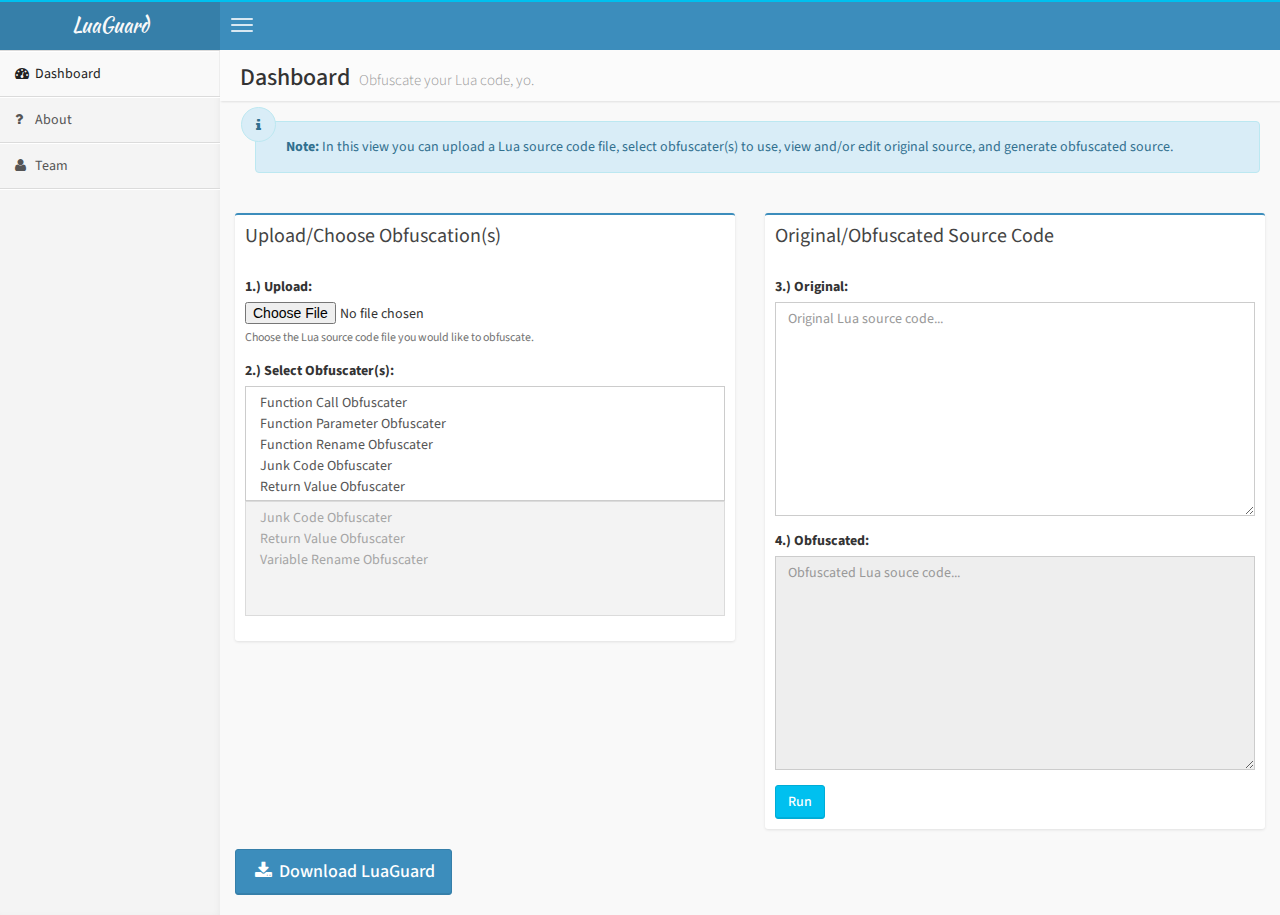
<file: src/luaguard/static_site/index.html>
<!DOCTYPE html>
<html>

<head>
    <meta charset="UTF-8">
    <title>LuaGuard | Dashboard</title>
    <meta content='width=device-width, initial-scale=1, maximum-scale=1, user-scalable=no' name='viewport'>
    <!-- bootstrap 3.0.2 -->
    <link href="css/bootstrap.min.css" rel="stylesheet" type="text/css" />
    <!-- font Awesome -->
    <link href="css/font-awesome.min.css" rel="stylesheet" type="text/css" />
    <!-- Ionicons -->
    <link href="css/ionicons.min.css" rel="stylesheet" type="text/css" />
    <!-- Theme style -->
    <link href="css/admin.css" rel="stylesheet" type="text/css" />

    <!-- HTML5 Shim and Respond.js IE8 support of HTML5 elements and media queries -->
    <!-- WARNING: Respond.js doesn't work if you view the page via file:// -->
    <!--[if lt IE 9]>
          <script src="https://oss.maxcdn.com/libs/html5shiv/3.7.0/html5shiv.js"></script>
          <script src="https://oss.maxcdn.com/libs/respond.js/1.3.0/respond.min.js"></script>
        <![endif]-->
</head>

<body class="skin-blue">
    <header class="header">
        <a href="index.html" class="logo">
            LuaGuard
        </a>
        <nav class="navbar navbar-static-top" role="navigation">
            <!-- Sidebar toggle button-->
            <a href="#" class="navbar-btn sidebar-toggle" data-toggle="offcanvas" role="button">
                <span class="sr-only">Toggle navigation</span>
                <span class="icon-bar"></span>
                <span class="icon-bar"></span>
                <span class="icon-bar"></span>
            </a>
        </nav>
    </header>
    <div class="wrapper row-offcanvas row-offcanvas-left">
        <!-- Left side column. contains the logo and sidebar -->
        <aside class="left-side sidebar-offcanvas">
            <section class="sidebar">
                <ul class="sidebar-menu">
                    <li class="active">
                        <a href="index.html">
                            <i class="fa fa-dashboard"></i><span>Dashboard</span>
                        </a>
                    </li>
                    <li>
                        <a href="pages/about.html">
                            <i class="fa fa-question"></i><span>About</span>
                        </a>
                    </li>
                    <li>
                        <a href="pages/team.html">
                            <i class="fa fa-user"></i><span>Team</span>
                        </a>
                    </li>
                </ul>
            </section>
            <!-- /.sidebar -->
        </aside>

        <!-- Right side column. Contains the navbar and content of the page -->
        <aside class="right-side">
            <!-- Content Header (Page header) -->
            <section class="content-header">
                <h1>
                    Dashboard
                    <small>Obfuscate your Lua code, yo.</small>
                </h1>
            </section>
            <div class="pad margin no-print">
                <div class="alert alert-info" style="margin-bottom: 0!important;">
                    <i class="fa fa-info"></i>
                    <b>Note:</b> In this view you can upload a Lua source code file, select obfuscater(s) to use, view and/or edit original source, and generate obfuscated source.
                </div>
            </div>
            <!-- Main content -->
            <section class="content">
                <div class="row">
                    <div class="col-md-6">
                        <div class="box box-primary">
                            <div class="box-header">
                                <h3 class="box-title">Upload/Choose Obfuscation(s)</h3>
                            </div>
                            <!-- /.box-header -->
                            <!-- form start -->
                            <form role="form">
                                <div class="box-body">
                                    <div class="form-group">
                                        <label for="exampleInputFile">1.) Upload:</label>
                                        <input type="file" id="exampleInputFile">
                                        <small class="help-block">Choose the Lua source code file you would like to obfuscate.</small>
                                    </div>
                                    <div class="form-group">
                                        <label>2.) Select Obfuscater(s):</label>
                                        <select multiple="" class="form-control">
                                            <option>Function Call Obfuscater</option>
                                            <option>Function Parameter Obfuscater</option>
                                            <option>Function Rename Obfuscater</option>
                                            <option>Junk Code Obfuscater</option>
                                            <option>Return Value Obfuscater</option>
                                            <option>Variable Rename Obfuscater</option>
                                        </select>
                                        <select multiple="" class="form-control" disabled="">
                                            <option>Junk Code Obfuscater</option>
                                            <option>Return Value Obfuscater</option>
                                            <option>Variable Rename Obfuscater</option>
                                        </select>
                                    </div>
                                </div>
                                <!-- /.box-body -->
                            </form>
                            <!-- ./form -->
                        </div>
                        <!-- /.box -->
                    </div>
                    <div class="col-md-6">
                        <div class="box box-primary">
                            <div class="box-header">
                                <h3 class="box-title">Original/Obfuscated Source Code</h3>
                            </div>
                            <form role="form">
                                <div class="box-body">
                                    <div class="form-group">
                                        <label>3.) Original:</label> 
                                        <textarea class="form-control" rows="10" placeholder="Original Lua source code..."></textarea>
                                    </div>
                                    <div class="form-group">
                                        <label>4.) Obfuscated:</label>
                                        <textarea class="form-control" rows="10" placeholder="Obfuscated Lua souce code..." disabled=""></textarea>
                                    </div>
                                    <button class="btn btn-info">Run</button>
                                </div>
                                <!-- /.box-body -->
                            </form>
                            <!-- ./form -->
                        </div>
                        <!-- /.box -->
                    </div>
                </div>
                <button class="btn btn-primary btn-lg"><i class="fa fa-fw fa-download"></i> Download LuaGuard</button>
            </section>
            <!-- /.content -->
        </aside>
        <!-- /.right-side -->
    </div>
    <!-- ./wrapper -->

    <!-- jQuery 2.0.2 -->
    <script src="http://ajax.googleapis.com/ajax/libs/jquery/2.0.2/jquery.min.js"></script>
    <!-- Bootstrap -->
    <script src="js/bootstrap.min.js" type="text/javascript"></script>
    <!-- Admin App -->
    <script src="js/Admin/app.js" type="text/javascript"></script>

</body>

</html>
</file>
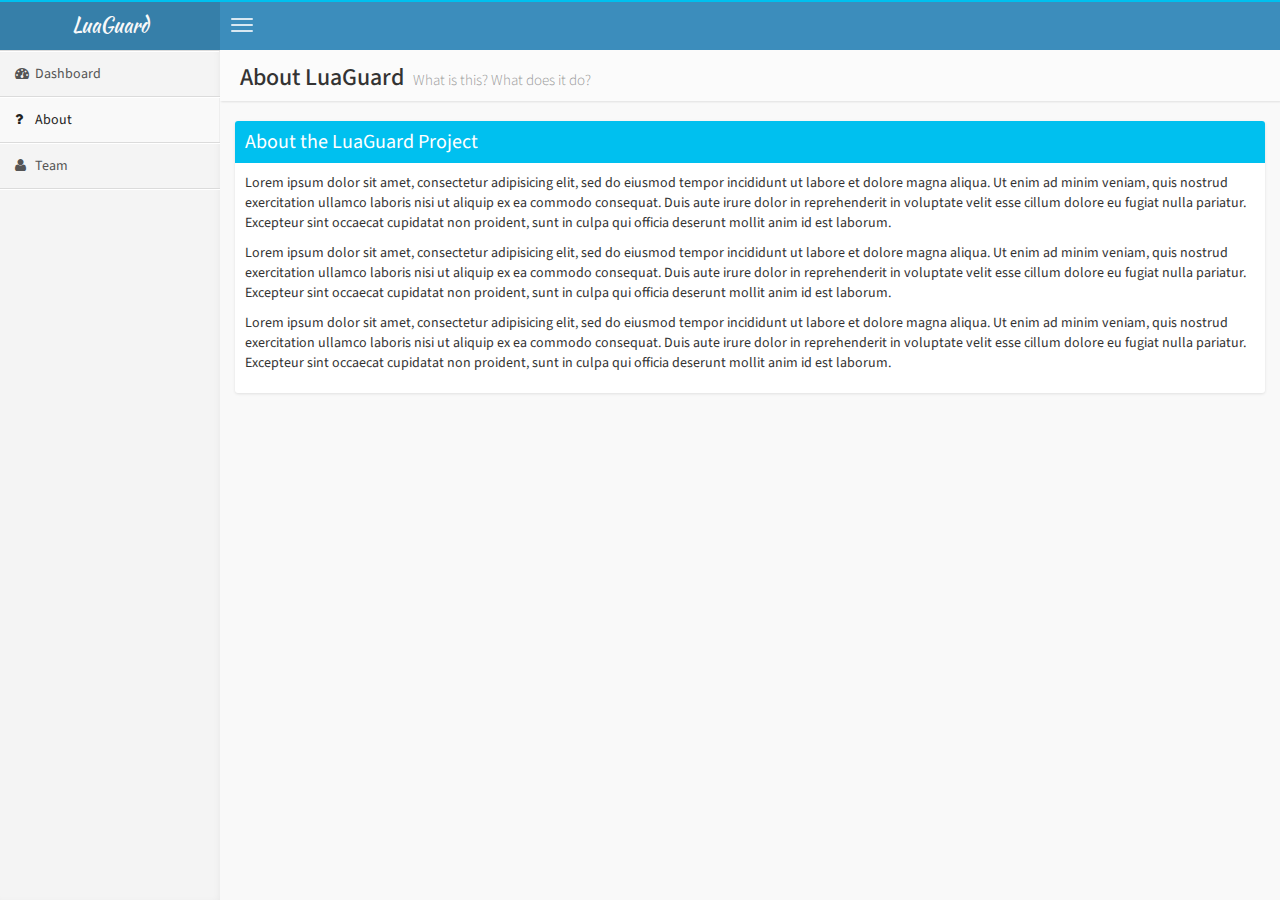
<file: src/luaguard/static_site/pages/about.html>
<!DOCTYPE html>
<html>

<head>
    <meta charset="UTF-8">
    <title>LuaGuard | Dashboard</title>
    <meta content='width=device-width, initial-scale=1, maximum-scale=1, user-scalable=no' name='viewport'>
    <!-- bootstrap 3.0.2 -->
    <link href="../css/bootstrap.min.css" rel="stylesheet" type="text/css" />
    <!-- font Awesome -->
    <link href="../css/font-awesome.min.css" rel="stylesheet" type="text/css" />
    <!-- Ionicons -->
    <link href="../css/ionicons.min.css" rel="stylesheet" type="text/css" />
    <!-- Theme style -->
    <link href="../css/admin.css" rel="stylesheet" type="text/css" />

    <!-- HTML5 Shim and Respond.js IE8 support of HTML5 elements and media queries -->
    <!-- WARNING: Respond.js doesn't work if you view the page via file:// -->
    <!--[if lt IE 9]>
          <script src="https://oss.maxcdn.com/libs/html5shiv/3.7.0/html5shiv.js"></script>
          <script src="https://oss.maxcdn.com/libs/respond.js/1.3.0/respond.min.js"></script>
        <![endif]-->
</head>

<body class="skin-blue">
    <header class="header">
        <a href="../index.html" class="logo">
            LuaGuard
        </a>
        <nav class="navbar navbar-static-top" role="navigation">
            <!-- Sidebar toggle button-->
            <a href="#" class="navbar-btn sidebar-toggle" data-toggle="offcanvas" role="button">
                <span class="sr-only">Toggle navigation</span>
                <span class="icon-bar"></span>
                <span class="icon-bar"></span>
                <span class="icon-bar"></span>
            </a>
        </nav>
    </header>
    <div class="wrapper row-offcanvas row-offcanvas-left">
        <!-- Left side column. contains the logo and sidebar -->
        <aside class="left-side sidebar-offcanvas">
            <section class="sidebar">
                <ul class="sidebar-menu">
                    <li>
                        <a href="../index.html">
                            <i class="fa fa-dashboard"></i><span>Dashboard</span>
                        </a>
                    </li>
                    <li class="active">
                        <a href="about.html">
                            <i class="fa fa-question"></i><span>About</span>
                        </a>
                    </li>
                    <li>
                        <a href="team.html">
                            <i class="fa fa-user"></i><span>Team</span>
                        </a>
                    </li>
                </ul>
            </section>
            <!-- /.sidebar -->
        </aside>

        <!-- Right side column. Contains the navbar and content of the page -->
        <aside class="right-side">
            <!-- Content Header (Page header) -->
            <section class="content-header">
                <h1>
                    About LuaGuard
                    <small>What is this? What does it do?</small>
                </h1>
            </section>

            <!-- Main content -->
            <section class="content">
                <div class="row">
                    <div class="col-md-12">
                        <div class="box box-solid box-info">
                            <div class="box-header">
                                <h3 class="box-title">About the LuaGuard Project</h3>
                            </div>
                            <div class="box-body">
                                <p>
                                    Lorem ipsum dolor sit amet, consectetur adipisicing elit, sed do eiusmod
                                    tempor incididunt ut labore et dolore magna aliqua. Ut enim ad minim veniam,
                                    quis nostrud exercitation ullamco laboris nisi ut aliquip ex ea commodo
                                    consequat. Duis aute irure dolor in reprehenderit in voluptate velit esse
                                    cillum dolore eu fugiat nulla pariatur. Excepteur sint occaecat cupidatat non
                                    proident, sunt in culpa qui officia deserunt mollit anim id est laborum.
                                </p>
                                <p>
                                    Lorem ipsum dolor sit amet, consectetur adipisicing elit, sed do eiusmod
                                    tempor incididunt ut labore et dolore magna aliqua. Ut enim ad minim veniam,
                                    quis nostrud exercitation ullamco laboris nisi ut aliquip ex ea commodo
                                    consequat. Duis aute irure dolor in reprehenderit in voluptate velit esse
                                    cillum dolore eu fugiat nulla pariatur. Excepteur sint occaecat cupidatat non
                                    proident, sunt in culpa qui officia deserunt mollit anim id est laborum.
                                </p>
                                <p>
                                    Lorem ipsum dolor sit amet, consectetur adipisicing elit, sed do eiusmod
                                    tempor incididunt ut labore et dolore magna aliqua. Ut enim ad minim veniam,
                                    quis nostrud exercitation ullamco laboris nisi ut aliquip ex ea commodo
                                    consequat. Duis aute irure dolor in reprehenderit in voluptate velit esse
                                    cillum dolore eu fugiat nulla pariatur. Excepteur sint occaecat cupidatat non
                                    proident, sunt in culpa qui officia deserunt mollit anim id est laborum.
                                </p>
                            </div><!-- /.box-body -->
                        </div>
                    </div>
                </div>
            </section>
            <!-- /.content -->
        </aside>
        <!-- /.right-side -->
    </div>
    <!-- ./wrapper -->

    <!-- jQuery 2.0.2 -->
    <script src="http://ajax.googleapis.com/ajax/libs/jquery/2.0.2/jquery.min.js"></script>
    <!-- Bootstrap -->
    <script src="../js/bootstrap.min.js" type="text/javascript"></script>
    <!-- Admin App -->
    <script src="../js/Admin/app.js" type="text/javascript"></script>

</body>

</html>
</file>
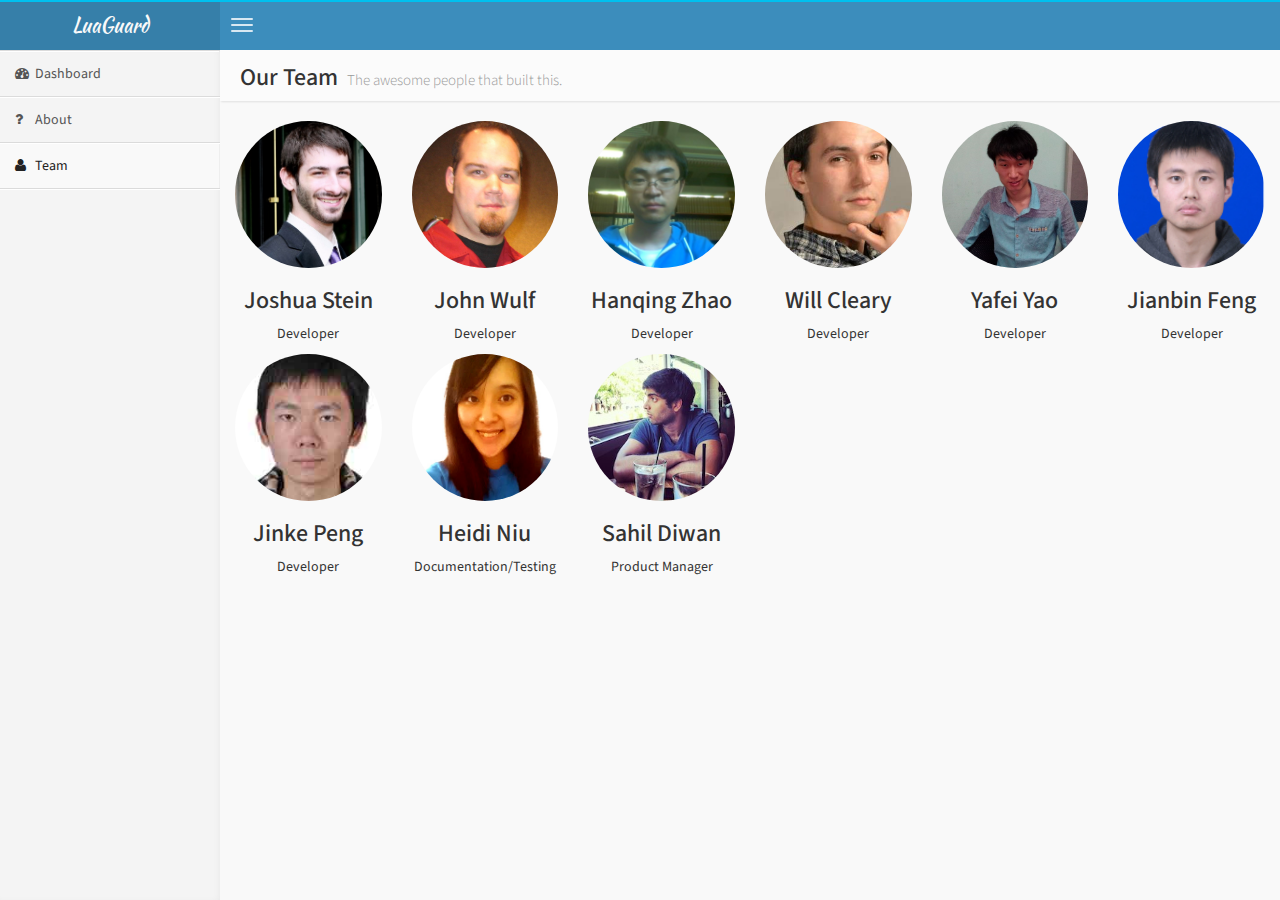
<file: src/luaguard/static_site/pages/team.html>
<!DOCTYPE html>
<html>

<head>
    <meta charset="UTF-8">
    <title>LuaGuard | Dashboard</title>
    <meta content='width=device-width, initial-scale=1, maximum-scale=1, user-scalable=no' name='viewport'>
    <!-- bootstrap 3.0.2 -->
    <link href="../css/bootstrap.min.css" rel="stylesheet" type="text/css" />
    <!-- font Awesome -->
    <link href="../css/font-awesome.min.css" rel="stylesheet" type="text/css" />
    <!-- Ionicons -->
    <link href="../css/ionicons.min.css" rel="stylesheet" type="text/css" />
    <!-- Theme style -->
    <link href="../css/admin.css" rel="stylesheet" type="text/css" />

    <!-- HTML5 Shim and Respond.js IE8 support of HTML5 elements and media queries -->
    <!-- WARNING: Respond.js doesn't work if you view the page via file:// -->
    <!--[if lt IE 9]>
          <script src="https://oss.maxcdn.com/libs/html5shiv/3.7.0/html5shiv.js"></script>
          <script src="https://oss.maxcdn.com/libs/respond.js/1.3.0/respond.min.js"></script>
        <![endif]-->
</head>

<body class="skin-blue">
    <header class="header">
        <a href="../index.html" class="logo">
            LuaGuard
        </a>
        <nav class="navbar navbar-static-top" role="navigation">
            <!-- Sidebar toggle button-->
            <a href="#" class="navbar-btn sidebar-toggle" data-toggle="offcanvas" role="button">
                <span class="sr-only">Toggle navigation</span>
                <span class="icon-bar"></span>
                <span class="icon-bar"></span>
                <span class="icon-bar"></span>
            </a>
        </nav>
    </header>
    <div class="wrapper row-offcanvas row-offcanvas-left">
        <!-- Left side column. contains the logo and sidebar -->
        <aside class="left-side sidebar-offcanvas">
            <section class="sidebar">
                <ul class="sidebar-menu">
                    <li>
                        <a href="../index.html">
                            <i class="fa fa-dashboard"></i><span>Dashboard</span>
                        </a>
                    </li>
                    <li>
                        <a href="about.html">
                            <i class="fa fa-question"></i><span>About</span>
                        </a>
                    </li>
                    <li class="active">
                        <a href="team.html">
                            <i class="fa fa-user"></i><span>Team</span>
                        </a>
                    </li>
                </ul>
            </section>
            <!-- /.sidebar -->
        </aside>

        <!-- Right side column. Contains the navbar and content of the page -->
        <aside class="right-side">
            <!-- Content Header (Page header) -->
            <section class="content-header">
                <h1>
                    Our Team
                    <small>The awesome people that built this.</small>
                </h1>
            </section>

            <!-- Main content -->
            <section class="content">
                <div class="row">
                    <div class="col-md-2 text-center">
                        <div class="ratio img-responsive img-circle" style="background-image: url(&quot;../img/team/josh.jpg&quot;);"></div>
                        <h3>Joshua Stein</h3>
                        <p>Developer</p>
                    </div>
                    <div class="col-md-2 text-center">
                        <div class="ratio img-responsive img-circle" style="background-image: url(&quot;../img/team/john.jpg&quot;);"></div>
                        <h3>John Wulf</h3>
                        <p>Developer</p>
                    </div>
                    <div class="col-md-2 text-center">
                        <div class="ratio img-responsive img-circle" style="background-image: url(&quot;../img/team/hans.jpg&quot;);"></div>
                        <h3>Hanqing Zhao</h3>
                        <p>Developer</p>
                    </div>
                    <div class="col-md-2 text-center">
                        <div class="ratio img-responsive img-circle" style="background-image: url(&quot;../img/team/will.jpg&quot;);"></div>
                        <h3>Will Cleary</h3>
                        <p>Developer</p>
                    </div>
                    <div class="col-md-2 text-center">
                        <div class="ratio img-responsive img-circle" style="background-image: url(&quot;../img/team/yafei.jpg&quot;);"></div>
                        <h3>Yafei Yao</h3>
                        <p>Developer</p>
                    </div>
                    <div class="col-md-2 text-center">
                        <div class="ratio img-responsive img-circle" style="background-image: url(&quot;../img/team/jianbin.jpg&quot;);"></div>
                        <h3>Jianbin Feng</h3>
                        <p>Developer</p>
                    </div>
                    <div class="col-md-2 text-center">
                        <div class="ratio img-responsive img-circle" style="background-image: url(&quot;../img/team/jinke.jpg&quot;);"></div>
                        <h3>Jinke Peng</h3>
                        <p>Developer</p>
                    </div>
                    <div class="col-md-2 text-center">
                        <div class="ratio img-responsive img-circle" style="background-image: url(&quot;../img/team/heidi.jpg&quot;);"></div>
                        <h3>Heidi Niu</h3>
                        <p>Documentation/Testing</p>
                    </div>
                    <div class="col-md-2 text-center">
                        <div class="ratio img-responsive img-circle" style="background-image: url(&quot;../img/team/sahil.jpg&quot;);"></div>
                        <h3>Sahil Diwan</h3>
                        <p>Product Manager</p>
                    </div>
                </div>
            </section>
            <!-- /.content -->
        </aside>
        <!-- /.right-side -->
    </div>
    <!-- ./wrapper -->

    <!-- jQuery 2.0.2 -->
    <script src="http://ajax.googleapis.com/ajax/libs/jquery/2.0.2/jquery.min.js"></script>
    <!-- Bootstrap -->
    <script src="../js/bootstrap.min.js" type="text/javascript"></script>
    <!-- Admin App -->
    <script src="../js/Admin/app.js" type="text/javascript"></script>

</body>

</html>
</file>
<file: src/luaguard/static_site/css/admin.css>
@import url(//fonts.googleapis.com/css?family=Source+Sans+Pro:300,400,600,300italic,400italic,600italic);

@import url(//fonts.googleapis.com/css?family=Kaushan+Script);
/*! 
 *   AdminLTE v1.2
 *   Author: AlmsaeedStudio.com
 *   License: Open source - MIT
 *           Please visit http://opensource.org/licenses/MIT for more information
!*/
/*
    Core: General style
----------------------------
*/
html,
body {
  overflow-x: hidden!important;
  font-family: 'Source Sans Pro', sans-serif;
  -webkit-font-smoothing: antialiased;
  min-height: 100%;
  background: #f9f9f9;
}
a {
  color: #3c8dbc;
}
a:hover,
a:active,
a:focus {
  outline: none;
  text-decoration: none;
  color: #72afd2;
}
/* Layouts */
.wrapper {
  min-height: 100%;
}
.wrapper:before,
.wrapper:after {
  display: table;
  content: " ";
}
.wrapper:after {
  clear: both;
}
/* Header */
body > .header {
  position: absolute;
  top: 0;
  left: 0;
  right: 0;
  z-index: 1030;
}
/* Define 2 column template */
.right-side,
.left-side {
  min-height: 100%;
  display: block;
}
/*right side - contins main content*/
.right-side {
  background-color: #f9f9f9;
  margin-left: 220px;
}
/*left side - contains sidebar*/
.left-side {
  position: absolute;
  width: 220px;
  top: 0;
}
@media screen and (min-width: 992px) {
  .left-side {
    top: 50px;
  }
  /*Right side strech mode*/
  .right-side.strech {
    margin-left: 0;
  }
  .right-side.strech > .content-header {
    margin-top: 0px;
  }
  /* Left side collapse */
  .left-side.collapse-left {
    left: -220px;
  }
}
/*Give content full width on xs screens*/
@media screen and (max-width: 992px) {
  .right-side {
    margin-left: 0;
  }
}
/*
    By default the layout is not fixed but if you add the class .fixed to the body element
    the sidebar and the navbar will automatically become poisitioned fixed
*/
body.fixed > .header,
body.fixed .left-side,
body.fixed .navbar {
  position: fixed;
}
body.fixed > .header {
  top: 0;
  right: 0;
  left: 0;
}
body.fixed .navbar {
  left: 0;
  right: 0;
}
body.fixed .wrapper {
  margin-top: 50px;
}
/* Content */
.content {
  padding: 20px 15px;
  background: #f9f9f9;
}
/* Utility */
/* H1 - H6 font */
h1,
h2,
h3,
h4,
h5,
h6,
.h1,
.h2,
.h3,
.h4,
.h5,
.h6 {
  font-family: 'Source Sans Pro', sans-serif;
}
/* Page Header */
.page-header {
  margin: 10px 0 20px 0;
  font-size: 22px;
}
.page-header > small {
  color: #666;
  display: block;
  margin-top: 5px;
}
/* All images should be responsive */
img {
  max-width: 100%important;
}
.sort-highlight {
  background: #f4f4f4;
  border: 1px dashed #ddd;
  margin-bottom: 10px;
}
/* 10px padding and margins */
.pad {
  padding: 10px;
}
.margin {
  margin: 10px;
}
/* Display inline */
.inline {
  display: inline;
  width: auto;
}
/* Background colors */
.bg-red,
.bg-yellow,
.bg-aqua,
.bg-blue,
.bg-light-blue,
.bg-green,
.bg-navy,
.bg-teal,
.bg-olive,
.bg-lime,
.bg-orange,
.bg-fuchsia,
.bg-purple,
.bg-maroon,
.bg-black {
  color: #f9f9f9 !important;
}
.bg-gray {
  background-color: #eaeaec !important;
}
.bg-black {
  background-color: #222222 !important;
}
.bg-red {
  background-color: #f56954 !important;
}
.bg-yellow {
  background-color: #f39c12 !important;
}
.bg-aqua {
  background-color: #00c0ef !important;
}
.bg-blue {
  background-color: #0073b7 !important;
}
.bg-light-blue {
  background-color: #3c8dbc !important;
}
.bg-green {
  background-color: #00a65a !important;
}
.bg-navy {
  background-color: #001f3f !important;
}
.bg-teal {
  background-color: #39cccc !important;
}
.bg-olive {
  background-color: #3d9970 !important;
}
.bg-lime {
  background-color: #01ff70 !important;
}
.bg-orange {
  background-color: #ff851b !important;
}
.bg-fuchsia {
  background-color: #f012be !important;
}
.bg-purple {
  background-color: #932ab6 !important;
}
.bg-maroon {
  background-color: #85144b !important;
}
/* Text colors */
.text-red {
  color: #f56954 !important;
}
.text-yellow {
  color: #f39c12 !important;
}
.text-aqua {
  color: #00c0ef !important;
}
.text-blue {
  color: #0073b7 !important;
}
.text-light-blue {
  color: #3c8dbc !important;
}
.text-green {
  color: #00a65a !important;
}
.text-navy {
  color: #001f3f !important;
}
.text-teal {
  color: #39cccc !important;
}
.text-olive {
  color: #3d9970 !important;
}
.text-lime {
  color: #01ff70 !important;
}
.text-orange {
  color: #ff851b !important;
}
.text-fuchsia {
  color: #f012be !important;
}
.text-purple {
  color: #932ab6 !important;
}
.text-maroon {
  color: #85144b !important;
}
/*Hide elements by display none only*/
.hide {
  display: none !important;
}
/* Remove borders */
.no-border {
  border: 0px !important;
}
/* Remove padding */
.no-padding {
  padding: 0px !important;
}
/* Remove margins */
.no-margin {
  margin: 0px !important;
}
/* Remove box shadow */
.no-shadow {
  box-shadow: none!important;
}
/* Don't display when printing */
@media print {
  .no-print {
    display: none;
  }
  .left-side,
  .header,
  .content-header {
    display: none;
  }
  .right-side {
    margin: 0;
  }
}
/* Remove border radius */
.flat {
  -webkit-border-radius: 0 !important;
  -moz-border-radius: 0 !important;
  border-radius: 0 !important;
}
/* Change the color of the striped tables */
.table-striped > tbody > tr:nth-child(odd) > td,
.table-striped > tbody > tr:nth-child(odd) > th {
  background-color: #f3f4f5;
}
/* .text-center in tables */
table.text-center td,
table.text-center th {
  text-align: center;
}
/* _fix for sparkline tooltip */
.jqstooltip {
  padding: 5px!important;
  width: auto!important;
  height: auto!important;
}
/*
    Components: navbar, logo and content header
-------------------------------------------------
*/
body > .header {
  position: relative;
  max-height: 100px;
  z-index: 1030;
}
body > .header .navbar {
  height: 50px;
  margin-bottom: 0;
  margin-left: 220px;
}
body > .header .navbar .sidebar-toggle {
  float: left;
  padding: 9px 5px;
  margin-top: 8px;
  margin-right: 0;
  margin-bottom: 8px;
  margin-left: 5px;
  background-color: transparent;
  background-image: none;
  border: 1px solid transparent;
  -webkit-border-radius: 0 !important;
  -moz-border-radius: 0 !important;
  border-radius: 0 !important;
}
body > .header .navbar .sidebar-toggle:hover .icon-bar {
  background: #f6f6f6;
}
body > .header .navbar .sidebar-toggle .icon-bar {
  display: block;
  width: 22px;
  height: 2px;
  -webkit-border-radius: 4px;
  -moz-border-radius: 4px;
  border-radius: 4px;
}
body > .header .navbar .sidebar-toggle .icon-bar + .icon-bar {
  margin-top: 4px;
}
body > .header .navbar .nav > li.user > a {
  font-weight: bold;
}
body > .header .navbar .nav > li.user > a > .fa,
body > .header .navbar .nav > li.user > a > .glyphicon,
body > .header .navbar .nav > li.user > a > .ion {
  margin-right: 5px;
}
body > .header .navbar .nav > li > a > .label {
  -webkit-border-radius: 50%;
  -moz-border-radius: 50%;
  border-radius: 50%;
  position: absolute;
  top: 7px;
  right: 2px;
  font-size: 10px;
  font-weight: normal;
  width: 15px;
  height: 15px;
  line-height: 1.0em;
  text-align: center;
  padding: 2px;
}
body > .header .navbar .nav > li > a:hover > .label {
  top: 3px;
}
body > .header .logo {
  float: left;
  font-size: 20px;
  line-height: 50px;
  text-align: center;
  padding: 0 10px;
  width: 220px;
  font-family: 'Kaushan Script', cursive;
  font-weight: 500;
  height: 50px;
  display: block;
}
body > .header .logo .icon {
  margin-right: 10px;
}
.right-side > .content-header {
  position: relative;
  padding: 15px 15px 10px 20px;
}
.right-side > .content-header > h1 {
  margin: 0;
  font-size: 24px;
}
.right-side > .content-header > h1 > small {
  font-size: 15px;
  display: inline-block;
  padding-left: 4px;
  font-weight: 300;
}
.right-side > .content-header > .breadcrumb {
  float: right;
  background: transparent;
  margin-top: 0px;
  margin-bottom: 0;
  font-size: 12px;
  padding: 7px 5px;
  position: absolute;
  top: 15px;
  right: 10px;
  -webkit-border-radius: 2px;
  -moz-border-radius: 2px;
  border-radius: 2px;
}
.right-side > .content-header > .breadcrumb > li > a {
  color: #444;
  text-decoration: none;
}
.right-side > .content-header > .breadcrumb > li > a > .fa,
.right-side > .content-header > .breadcrumb > li > a > .glyphicon,
.right-side > .content-header > .breadcrumb > li > a > .ion {
  margin-right: 5px;
}
.right-side > .content-header > .breadcrumb > li + li:before {
  content: '>\00a0';
}
@media screen and (max-width: 767px) {
  .right-side > .content-header > .breadcrumb {
    position: relative;
    margin-top: 5px;
    top: 0;
    right: 0;
    float: none;
    background: #efefef;
  }
}
@media (max-width: 767px) {
  .navbar .navbar-nav > li {
    float: left;
  }
  .navbar-nav {
    margin: 0;
    float: left;
  }
  .navbar-nav > li > a {
    padding-top: 15px;
    padding-bottom: 15px;
    line-height: 20px;
  }
  .navbar .navbar-right {
    float: right;
  }
}
@media screen and (max-width: 560px) {
  body > .header {
    position: relative;
  }
  body > .header .logo,
  body > .header .navbar {
    width: 100%;
    float: none;
    position: relative!important;
  }
  body > .header .navbar {
    margin: 0;
  }
  body.fixed > .header {
    position: fixed;
  }
  body.fixed > .wrapper,
  body.fixed .sidebar-offcanvas {
    margin-top: 100px!important;
  }
}
/*
    Component: Sidebar
--------------------------
*/
.sidebar {
  margin-bottom: 5px;
}
.sidebar .sidebar-form input:focus {
  -webkit-box-shadow: none;
  -moz-box-shadow: none;
  box-shadow: none;
  border-color: transparent!important;
}
.sidebar .sidebar-menu {
  list-style: none;
  margin: 0;
  padding: 0;
}
.sidebar .sidebar-menu > li {
  margin: 0;
  padding: 0;
}
.sidebar .sidebar-menu > li > a {
  padding: 12px 5px 12px 15px;
  display: block;
}
.sidebar .sidebar-menu > li > a > .fa,
.sidebar .sidebar-menu > li > a > .glyphicon,
.sidebar .sidebar-menu > li > a > .ion {
  width: 20px;
}
.sidebar .sidebar-menu .treeview-menu {
  display: none;
  list-style: none;
  padding: 0;
  margin: 0;
}
.sidebar .sidebar-menu .treeview-menu > li {
  margin: 0;
}
.sidebar .sidebar-menu .treeview-menu > li > a {
  padding: 5px 5px 5px 15px;
  display: block;
  font-size: 14px;
  margin: 0px 0px;
}
.sidebar .sidebar-menu .treeview-menu > li > a > .fa,
.sidebar .sidebar-menu .treeview-menu > li > a > .glyphicon,
.sidebar .sidebar-menu .treeview-menu > li > a > .ion {
  width: 20px;
}
.user-panel {
  padding: 10px;
}
.user-panel:before,
.user-panel:after {
  display: table;
  content: " ";
}
.user-panel:after {
  clear: both;
}
.user-panel > .image > img {
  width: 45px;
  height: 45px;
}
.user-panel > .info {
  font-weight: 600;
  padding: 5px 5px 5px 15px;
  font-size: 14px;
  line-height: 1;
}
.user-panel > .info > p {
  margin-bottom: 9px;
}
.user-panel > .info > a {
  text-decoration: none;
  padding-right: 5px;
  margin-top: 3px;
  font-size: 11px;
  font-weight: normal;
}
.user-panel > .info > a > .fa,
.user-panel > .info > a > .ion,
.user-panel > .info > a > .glyphicon {
  margin-right: 3px;
}
/*
 * Off Canvas
 * --------------------------------------------------
 *  Gives us the push menu effect
 */
@media screen and (max-width: 992px) {
  .relative {
    position: relative;
  }
  .row-offcanvas-right .sidebar-offcanvas {
    right: -220px;
  }
  .row-offcanvas-left .sidebar-offcanvas {
    left: -220px;
  }
  .row-offcanvas-right.active {
    right: 220px;
  }
  .row-offcanvas-left.active {
    left: 220px;
  }
  .sidebar-offcanvas {
    left: 0;
  }
  body.fixed .sidebar-offcanvas {
    margin-top: 50px;
    left: -220px;
  }
  body.fixed .row-offcanvas-left.active .navbar {
    left: 220px !important;
    right: 0;
  }
  body.fixed .row-offcanvas-left.active .sidebar-offcanvas {
    left: 0px;
  }
}
/* 
    Dropdown menus
----------------------------
*/
/*Dropdowns in general*/
.dropdown-menu {
  -webkit-box-shadow: 0px 3px 6px rgba(0, 0, 0, 0.1);
  -moz-box-shadow: 0px 3px 6px rgba(0, 0, 0, 0.1);
  box-shadow: 0px 3px 6px rgba(0, 0, 0, 0.1);
  z-index: 2300;
}
.dropdown-menu > li > a > .glyphicon,
.dropdown-menu > li > a > .fa,
.dropdown-menu > li > a > .ion {
  margin-right: 10px;
}
.dropdown-menu > li > a:hover {
  background-color: #3c8dbc;
  color: #f9f9f9;
}
/*Drodown in navbars*/
.skin-blue .navbar .dropdown-menu > li > a {
  color: #444444;
}
/*
    Navbar custom dropdown menu
------------------------------------
*/
.navbar-nav > .notifications-menu > .dropdown-menu,
.navbar-nav > .messages-menu > .dropdown-menu,
.navbar-nav > .tasks-menu > .dropdown-menu {
  width: 280px;
  padding: 0 0 0 0!important;
  margin: 0!important;
  top: 100%;
  border: 1px solid #dfdfdf;
  -webkit-border-radius: 4px !important;
  -moz-border-radius: 4px !important;
  border-radius: 4px !important;
}
.navbar-nav > .notifications-menu > .dropdown-menu > li.header,
.navbar-nav > .messages-menu > .dropdown-menu > li.header,
.navbar-nav > .tasks-menu > .dropdown-menu > li.header {
  -webkit-border-top-left-radius: 4px;
  -webkit-border-top-right-radius: 4px;
  -webkit-border-bottom-right-radius: 0;
  -webkit-border-bottom-left-radius: 0;
  -moz-border-radius-topleft: 4px;
  -moz-border-radius-topright: 4px;
  -moz-border-radius-bottomright: 0;
  -moz-border-radius-bottomleft: 0;
  border-top-left-radius: 4px;
  border-top-right-radius: 4px;
  border-bottom-right-radius: 0;
  border-bottom-left-radius: 0;
  background-color: #ffffff;
  padding: 7px 10px;
  border-bottom: 1px solid #f4f4f4;
  color: #444444;
  font-size: 14px;
}
.navbar-nav > .notifications-menu > .dropdown-menu > li.header:after,
.navbar-nav > .messages-menu > .dropdown-menu > li.header:after,
.navbar-nav > .tasks-menu > .dropdown-menu > li.header:after {
  bottom: 100%;
  left: 92%;
  border: solid transparent;
  content: " ";
  height: 0;
  width: 0;
  position: absolute;
  pointer-events: none;
  border-color: rgba(255, 255, 255, 0);
  border-bottom-color: #ffffff;
  border-width: 7px;
  margin-left: -7px;
}
.navbar-nav > .notifications-menu > .dropdown-menu > li.footer > a,
.navbar-nav > .messages-menu > .dropdown-menu > li.footer > a,
.navbar-nav > .tasks-menu > .dropdown-menu > li.footer > a {
  -webkit-border-top-left-radius: 0px;
  -webkit-border-top-right-radius: 0px;
  -webkit-border-bottom-right-radius: 4px;
  -webkit-border-bottom-left-radius: 4px;
  -moz-border-radius-topleft: 0px;
  -moz-border-radius-topright: 0px;
  -moz-border-radius-bottomright: 4px;
  -moz-border-radius-bottomleft: 4px;
  border-top-left-radius: 0px;
  border-top-right-radius: 0px;
  border-bottom-right-radius: 4px;
  border-bottom-left-radius: 4px;
  font-size: 12px;
  background-color: #f4f4f4;
  padding: 7px 10px;
  border-bottom: 1px solid #eeeeee;
  color: #444444;
  text-align: center;
}
.navbar-nav > .notifications-menu > .dropdown-menu > li.footer > a:hover,
.navbar-nav > .messages-menu > .dropdown-menu > li.footer > a:hover,
.navbar-nav > .tasks-menu > .dropdown-menu > li.footer > a:hover {
  background: #f4f4f4;
  text-decoration: none;
  font-weight: normal;
}
.navbar-nav > .notifications-menu > .dropdown-menu > li .menu,
.navbar-nav > .messages-menu > .dropdown-menu > li .menu,
.navbar-nav > .tasks-menu > .dropdown-menu > li .menu {
  margin: 0;
  padding: 0;
  list-style: none;
  overflow-x: hidden;
}
.navbar-nav > .notifications-menu > .dropdown-menu > li .menu > li > a,
.navbar-nav > .messages-menu > .dropdown-menu > li .menu > li > a,
.navbar-nav > .tasks-menu > .dropdown-menu > li .menu > li > a {
  display: block;
  white-space: nowrap;
  /* Prevent text from breaking */

  border-bottom: 1px solid #f4f4f4;
}
.navbar-nav > .notifications-menu > .dropdown-menu > li .menu > li > a:hover,
.navbar-nav > .messages-menu > .dropdown-menu > li .menu > li > a:hover,
.navbar-nav > .tasks-menu > .dropdown-menu > li .menu > li > a:hover {
  background: #f6f6f6;
  text-decoration: none;
}
.navbar-nav > .notifications-menu > .dropdown-menu > li .menu > li > a {
  font-size: 12px;
  color: #444444;
}
.navbar-nav > .notifications-menu > .dropdown-menu > li .menu > li > a > .glyphicon,
.navbar-nav > .notifications-menu > .dropdown-menu > li .menu > li > a > .fa,
.navbar-nav > .notifications-menu > .dropdown-menu > li .menu > li > a > .ion {
  font-size: 20px;
  width: 50px;
  text-align: center;
  padding: 15px 0px;
  margin-right: 5px;
  /* Default background and font colors */

  background: #00c0ef;
  color: #f9f9f9;
  /* Fallback for browsers that doesn't support rgba */

  color: rgba(255, 255, 255, 0.7);
}
.navbar-nav > .notifications-menu > .dropdown-menu > li .menu > li > a > .glyphicon.danger,
.navbar-nav > .notifications-menu > .dropdown-menu > li .menu > li > a > .fa.danger,
.navbar-nav > .notifications-menu > .dropdown-menu > li .menu > li > a > .ion.danger {
  background: #f56954;
}
.navbar-nav > .notifications-menu > .dropdown-menu > li .menu > li > a > .glyphicon.warning,
.navbar-nav > .notifications-menu > .dropdown-menu > li .menu > li > a > .fa.warning,
.navbar-nav > .notifications-menu > .dropdown-menu > li .menu > li > a > .ion.warning {
  background: #f39c12;
}
.navbar-nav > .notifications-menu > .dropdown-menu > li .menu > li > a > .glyphicon.success,
.navbar-nav > .notifications-menu > .dropdown-menu > li .menu > li > a > .fa.success,
.navbar-nav > .notifications-menu > .dropdown-menu > li .menu > li > a > .ion.success {
  background: #00a65a;
}
.navbar-nav > .notifications-menu > .dropdown-menu > li .menu > li > a > .glyphicon.info,
.navbar-nav > .notifications-menu > .dropdown-menu > li .menu > li > a > .fa.info,
.navbar-nav > .notifications-menu > .dropdown-menu > li .menu > li > a > .ion.info {
  background: #00c0ef;
}
.navbar-nav > .messages-menu > .dropdown-menu > li .menu > li > a {
  margin: 0px;
  line-height: 20px;
  padding: 10px 5px 10px 5px;
  -webkit-border-radius: 4px;
  -moz-border-radius: 4px;
  border-radius: 4px;
}
.navbar-nav > .messages-menu > .dropdown-menu > li .menu > li > a > div > img {
  margin: auto 10px auto auto;
  width: 40px;
  height: 40px;
  border: 1px solid #dddddd;
}
.navbar-nav > .messages-menu > .dropdown-menu > li .menu > li > a > h4 {
  padding: 0;
  margin: 0 0 0 45px;
  color: #444444;
  font-size: 15px;
}
.navbar-nav > .messages-menu > .dropdown-menu > li .menu > li > a > h4 > small {
  color: #999999;
  font-size: 10px;
  float: right;
}
.navbar-nav > .messages-menu > .dropdown-menu > li .menu > li > a > p {
  margin: 0 0 0 45px;
  font-size: 12px;
  color: #888888;
}
.navbar-nav > .messages-menu > .dropdown-menu > li .menu > li > a:before,
.navbar-nav > .messages-menu > .dropdown-menu > li .menu > li > a:after {
  display: table;
  content: " ";
}
.navbar-nav > .messages-menu > .dropdown-menu > li .menu > li > a:after {
  clear: both;
}
.navbar-nav > .tasks-menu > .dropdown-menu > li .menu > li > a {
  padding: 10px;
}
.navbar-nav > .tasks-menu > .dropdown-menu > li .menu > li > a > h3 {
  font-size: 14px;
  padding: 0;
  margin: 0 0 10px 0;
  color: #666666;
}
.navbar-nav > .tasks-menu > .dropdown-menu > li .menu > li > a > .progress {
  padding: 0;
  margin: 0;
}
.navbar-nav > .user-menu > .dropdown-menu {
  -webkit-border-radius: 0;
  -moz-border-radius: 0;
  border-radius: 0;
  padding: 1px 0 0 0;
  border-top-width: 0;
  width: 280px;
}
.navbar-nav > .user-menu > .dropdown-menu:after {
  bottom: 100%;
  right: 10px;
  border: solid transparent;
  content: " ";
  height: 0;
  width: 0;
  position: absolute;
  pointer-events: none;
  border-color: rgba(255, 255, 255, 0);
  border-bottom-color: #ffffff;
  border-width: 10px;
  margin-left: -10px;
}
.navbar-nav > .user-menu > .dropdown-menu > li.user-header {
  height: 175px;
  padding: 10px;
  background: #3c8dbc;
  text-align: center;
}
.navbar-nav > .user-menu > .dropdown-menu > li.user-header > img {
  z-index: 5;
  height: 90px;
  width: 90px;
  border: 8px solid;
  border-color: transparent;
  border-color: rgba(255, 255, 255, 0.2);
}
.navbar-nav > .user-menu > .dropdown-menu > li.user-header > p {
  z-index: 5;
  color: #f9f9f9;
  color: rgba(255, 255, 255, 0.8);
  font-size: 17px;
  text-shadow: 2px 2px 3px #333333;
  margin-top: 10px;
}
.navbar-nav > .user-menu > .dropdown-menu > li.user-header > p > small {
  display: block;
  font-size: 12px;
}
.navbar-nav > .user-menu > .dropdown-menu > li.user-body {
  padding: 15px;
  border-bottom: 1px solid #f4f4f4;
  border-top: 1px solid #dddddd;
}
.navbar-nav > .user-menu > .dropdown-menu > li.user-body:before,
.navbar-nav > .user-menu > .dropdown-menu > li.user-body:after {
  display: table;
  content: " ";
}
.navbar-nav > .user-menu > .dropdown-menu > li.user-body:after {
  clear: both;
}
.navbar-nav > .user-menu > .dropdown-menu > li.user-body > div > a {
  color: #0073b7;
}
.navbar-nav > .user-menu > .dropdown-menu > li.user-footer {
  background-color: #f9f9f9;
  padding: 10px;
}
.navbar-nav > .user-menu > .dropdown-menu > li.user-footer:before,
.navbar-nav > .user-menu > .dropdown-menu > li.user-footer:after {
  display: table;
  content: " ";
}
.navbar-nav > .user-menu > .dropdown-menu > li.user-footer:after {
  clear: both;
}
.navbar-nav > .user-menu > .dropdown-menu > li.user-footer .btn-default {
  color: #666666;
}
/* Add fade animation to dropdown menus */
.open > .dropdown-menu {
  animation-name: fadeAnimation;
  animation-duration: .7s;
  animation-iteration-count: 1;
  animation-timing-function: ease;
  animation-fill-mode: forwards;
  -webkit-animation-name: fadeAnimation;
  -webkit-animation-duration: .7s;
  -webkit-animation-iteration-count: 1;
  -webkit-animation-timing-function: ease;
  -webkit-animation-fill-mode: forwards;
  -moz-animation-name: fadeAnimation;
  -moz-animation-duration: .7s;
  -moz-animation-iteration-count: 1;
  -moz-animation-timing-function: ease;
  -moz-animation-fill-mode: forwards;
}
@keyframes fadeAnimation {
  from {
    opacity: 0;
    top: 120%;
  }
  to {
    opacity: 1;
    top: 100%;
  }
}
@-webkit-keyframes fadeAnimation {
  from {
    opacity: 0;
    top: 120%;
  }
  to {
    opacity: 1;
    top: 100%;
  }
}
/* Fix dropdown menu for small screens to display correctly on small screens */
@media screen and (max-width: 767px) {
  .navbar-nav > .notifications-menu > .dropdown-menu,
  .navbar-nav > .user-menu > .dropdown-menu,
  .navbar-nav > .tasks-menu > .dropdown-menu,
  .navbar-nav > .messages-menu > .dropdown-menu {
    position: absolute;
    top: 100%;
    right: 0;
    left: auto;
    border-right: 1px solid #dddddd;
    border-bottom: 1px solid #dddddd;
    border-left: 1px solid #dddddd;
    background: #ffffff;
  }
}
/* Fix menu positions on xs screens to appear correctly and fully */
@media screen and (max-width: 480px) {
  .navbar-nav > .notifications-menu > .dropdown-menu > li.header,
  .navbar-nav > .tasks-menu > .dropdown-menu > li.header,
  .navbar-nav > .messages-menu > .dropdown-menu > li.header {
    /* Remove arrow from the top */
  }
  .navbar-nav > .notifications-menu > .dropdown-menu > li.header:after,
  .navbar-nav > .tasks-menu > .dropdown-menu > li.header:after,
  .navbar-nav > .messages-menu > .dropdown-menu > li.header:after {
    border-width: 0px!important;
  }
  .navbar-nav > .tasks-menu > .dropdown-menu {
    position: absolute;
    right: -120px;
    left: auto;
  }
  .navbar-nav > .notifications-menu > .dropdown-menu {
    position: absolute;
    right: -170px;
    left: auto;
  }
  .navbar-nav > .messages-menu > .dropdown-menu {
    position: absolute;
    right: -210px;
    left: auto;
  }
}
/* 
   All form elements including input, select, textarea etc.
-----------------------------------------------------------------
*/
.form-control {
  -webkit-border-radius: 0px !important;
  -moz-border-radius: 0px !important;
  border-radius: 0px !important;
  box-shadow: none;
}
.form-control:focus {
  border-color: #3c8dbc !important;
  box-shadow: none;
}
.form-group.has-success label {
  color: #00a65a;
}
.form-group.has-success .form-control {
  border-color: #00a65a !important;
  box-shadow: none;
}
.form-group.has-warning label {
  color: #f39c12;
}
.form-group.has-warning .form-control {
  border-color: #f39c12 !important;
  box-shadow: none;
}
.form-group.has-error label {
  color: #f56954;
}
.form-group.has-error .form-control {
  border-color: #f56954 !important;
  box-shadow: none;
}
/* Input group */
.input-group .input-group-addon {
  border-radius: 0;
  background-color: #f4f4f4;
}
/* button groups */
.btn-group-vertical .btn.btn-flat:first-of-type,
.btn-group-vertical .btn.btn-flat:last-of-type {
  border-radius: 0;
}
/* Checkbox and radio inputs */
.checkbox,
.radio {
  padding-left: 0;
}
/* 
    Compenent: Progress bars
--------------------------------
*/
/* size variation */
.progress.sm {
  height: 10px;
}
.progress.xs {
  height: 7px;
}
/* Vertical bars */
.progress.vertical {
  position: relative;
  width: 30px;
  height: 200px;
  display: inline-block;
  margin-right: 10px;
}
.progress.vertical > .progress-bar {
  width: 100%!important;
  position: absolute;
  bottom: 0;
}
.progress.vertical.sm {
  width: 20px;
}
.progress.vertical.xs {
  width: 10px;
}
/* Remove margins from progress bars when put in a table */
.table tr > td .progress {
  margin: 0;
}
.progress-bar-light-blue,
.progress-bar-primary {
  background-color: #3c8dbc;
}
.progress-striped .progress-bar-light-blue,
.progress-striped .progress-bar-primary {
  background-image: -webkit-gradient(linear, 0 100%, 100% 0, color-stop(0.25, rgba(255, 255, 255, 0.15)), color-stop(0.25, transparent), color-stop(0.5, transparent), color-stop(0.5, rgba(255, 255, 255, 0.15)), color-stop(0.75, rgba(255, 255, 255, 0.15)), color-stop(0.75, transparent), to(transparent));
  background-image: -webkit-linear-gradient(45deg, rgba(255, 255, 255, 0.15) 25%, transparent 25%, transparent 50%, rgba(255, 255, 255, 0.15) 50%, rgba(255, 255, 255, 0.15) 75%, transparent 75%, transparent);
  background-image: -moz-linear-gradient(45deg, rgba(255, 255, 255, 0.15) 25%, transparent 25%, transparent 50%, rgba(255, 255, 255, 0.15) 50%, rgba(255, 255, 255, 0.15) 75%, transparent 75%, transparent);
  background-image: linear-gradient(45deg, rgba(255, 255, 255, 0.15) 25%, transparent 25%, transparent 50%, rgba(255, 255, 255, 0.15) 50%, rgba(255, 255, 255, 0.15) 75%, transparent 75%, transparent);
}
.progress-bar-green,
.progress-bar-success {
  background-color: #00a65a;
}
.progress-striped .progress-bar-green,
.progress-striped .progress-bar-success {
  background-image: -webkit-gradient(linear, 0 100%, 100% 0, color-stop(0.25, rgba(255, 255, 255, 0.15)), color-stop(0.25, transparent), color-stop(0.5, transparent), color-stop(0.5, rgba(255, 255, 255, 0.15)), color-stop(0.75, rgba(255, 255, 255, 0.15)), color-stop(0.75, transparent), to(transparent));
  background-image: -webkit-linear-gradient(45deg, rgba(255, 255, 255, 0.15) 25%, transparent 25%, transparent 50%, rgba(255, 255, 255, 0.15) 50%, rgba(255, 255, 255, 0.15) 75%, transparent 75%, transparent);
  background-image: -moz-linear-gradient(45deg, rgba(255, 255, 255, 0.15) 25%, transparent 25%, transparent 50%, rgba(255, 255, 255, 0.15) 50%, rgba(255, 255, 255, 0.15) 75%, transparent 75%, transparent);
  background-image: linear-gradient(45deg, rgba(255, 255, 255, 0.15) 25%, transparent 25%, transparent 50%, rgba(255, 255, 255, 0.15) 50%, rgba(255, 255, 255, 0.15) 75%, transparent 75%, transparent);
}
.progress-bar-aqua,
.progress-bar-info {
  background-color: #00c0ef;
}
.progress-striped .progress-bar-aqua,
.progress-striped .progress-bar-info {
  background-image: -webkit-gradient(linear, 0 100%, 100% 0, color-stop(0.25, rgba(255, 255, 255, 0.15)), color-stop(0.25, transparent), color-stop(0.5, transparent), color-stop(0.5, rgba(255, 255, 255, 0.15)), color-stop(0.75, rgba(255, 255, 255, 0.15)), color-stop(0.75, transparent), to(transparent));
  background-image: -webkit-linear-gradient(45deg, rgba(255, 255, 255, 0.15) 25%, transparent 25%, transparent 50%, rgba(255, 255, 255, 0.15) 50%, rgba(255, 255, 255, 0.15) 75%, transparent 75%, transparent);
  background-image: -moz-linear-gradient(45deg, rgba(255, 255, 255, 0.15) 25%, transparent 25%, transparent 50%, rgba(255, 255, 255, 0.15) 50%, rgba(255, 255, 255, 0.15) 75%, transparent 75%, transparent);
  background-image: linear-gradient(45deg, rgba(255, 255, 255, 0.15) 25%, transparent 25%, transparent 50%, rgba(255, 255, 255, 0.15) 50%, rgba(255, 255, 255, 0.15) 75%, transparent 75%, transparent);
}
.progress-bar-yellow,
.progress-bar-warning {
  background-color: #f39c12;
}
.progress-striped .progress-bar-yellow,
.progress-striped .progress-bar-warning {
  background-image: -webkit-gradient(linear, 0 100%, 100% 0, color-stop(0.25, rgba(255, 255, 255, 0.15)), color-stop(0.25, transparent), color-stop(0.5, transparent), color-stop(0.5, rgba(255, 255, 255, 0.15)), color-stop(0.75, rgba(255, 255, 255, 0.15)), color-stop(0.75, transparent), to(transparent));
  background-image: -webkit-linear-gradient(45deg, rgba(255, 255, 255, 0.15) 25%, transparent 25%, transparent 50%, rgba(255, 255, 255, 0.15) 50%, rgba(255, 255, 255, 0.15) 75%, transparent 75%, transparent);
  background-image: -moz-linear-gradient(45deg, rgba(255, 255, 255, 0.15) 25%, transparent 25%, transparent 50%, rgba(255, 255, 255, 0.15) 50%, rgba(255, 255, 255, 0.15) 75%, transparent 75%, transparent);
  background-image: linear-gradient(45deg, rgba(255, 255, 255, 0.15) 25%, transparent 25%, transparent 50%, rgba(255, 255, 255, 0.15) 50%, rgba(255, 255, 255, 0.15) 75%, transparent 75%, transparent);
}
.progress-bar-red,
.progress-bar-danger {
  background-color: #f56954;
}
.progress-striped .progress-bar-red,
.progress-striped .progress-bar-danger {
  background-image: -webkit-gradient(linear, 0 100%, 100% 0, color-stop(0.25, rgba(255, 255, 255, 0.15)), color-stop(0.25, transparent), color-stop(0.5, transparent), color-stop(0.5, rgba(255, 255, 255, 0.15)), color-stop(0.75, rgba(255, 255, 255, 0.15)), color-stop(0.75, transparent), to(transparent));
  background-image: -webkit-linear-gradient(45deg, rgba(255, 255, 255, 0.15) 25%, transparent 25%, transparent 50%, rgba(255, 255, 255, 0.15) 50%, rgba(255, 255, 255, 0.15) 75%, transparent 75%, transparent);
  background-image: -moz-linear-gradient(45deg, rgba(255, 255, 255, 0.15) 25%, transparent 25%, transparent 50%, rgba(255, 255, 255, 0.15) 50%, rgba(255, 255, 255, 0.15) 75%, transparent 75%, transparent);
  background-image: linear-gradient(45deg, rgba(255, 255, 255, 0.15) 25%, transparent 25%, transparent 50%, rgba(255, 255, 255, 0.15) 50%, rgba(255, 255, 255, 0.15) 75%, transparent 75%, transparent);
}
/*
    Component: Small boxes
*/
.small-box {
  position: relative;
  display: block;
  -webkit-border-radius: 2px;
  -moz-border-radius: 2px;
  border-radius: 2px;
  margin-bottom: 15px;
}
.small-box > .inner {
  padding: 10px;
}
.small-box > .small-box-footer {
  position: relative;
  text-align: center;
  padding: 3px 0;
  color: #fff;
  color: rgba(255, 255, 255, 0.8);
  display: block;
  z-index: 10;
  background: rgba(0, 0, 0, 0.1);
  text-decoration: none;
}
.small-box > .small-box-footer:hover {
  color: #fff;
  background: rgba(0, 0, 0, 0.15);
}
.small-box h3 {
  font-size: 38px;
  font-weight: bold;
  margin: 0 0 10px 0;
  white-space: nowrap;
  padding: 0;
}
.small-box p {
  font-size: 15px;
}
.small-box p > small {
  display: block;
  color: #f9f9f9;
  font-size: 13px;
  margin-top: 5px;
}
.small-box h3,
.small-box p {
  z-index: 5px;
}
.small-box .icon {
  position: absolute;
  top: auto;
  bottom: 5px;
  right: 5px;
  z-index: 0;
  font-size: 90px;
  color: rgba(0, 0, 0, 0.15);
}
.small-box:hover {
  text-decoration: none;
  color: #f9f9f9;
}
.small-box:hover .icon {
  animation-name: tansformAnimation;
  animation-duration: .5s;
  animation-iteration-count: 1;
  animation-timing-function: ease;
  animation-fill-mode: forwards;
  -webkit-animation-name: tansformAnimation;
  -webkit-animation-duration: .5s;
  -webkit-animation-iteration-count: 1;
  -webkit-animation-timing-function: ease;
  -webkit-animation-fill-mode: forwards;
  -moz-animation-name: tansformAnimation;
  -moz-animation-duration: .5s;
  -moz-animation-iteration-count: 1;
  -moz-animation-timing-function: ease;
  -moz-animation-fill-mode: forwards;
}
@keyframes tansformAnimation {
  from {
    font-size: 90px;
  }
  to {
    font-size: 100px;
  }
}
@-webkit-keyframes tansformAnimation {
  from {
    font-size: 90px;
  }
  to {
    font-size: 100px;
  }
}
@media screen and (max-width: 480px) {
  .small-box {
    text-align: center;
  }
  .small-box .icon {
    display: none;
  }
  .small-box p {
    font-size: 12px;
  }
}
/*
    component: Boxes
-------------------------
*/
.box {
  position: relative;
  background: #ffffff;
  border-top: 2px solid #c1c1c1;
  margin-bottom: 20px;
  -webkit-border-radius: 3px;
  -moz-border-radius: 3px;
  border-radius: 3px;
  width: 100%;
  box-shadow: 0px 1px 3px rgba(0, 0, 0, 0.1);
}
.box.box-primary {
  border-top-color: #3c8dbc;
}
.box.box-info {
  border-top-color: #00c0ef;
}
.box.box-danger {
  border-top-color: #f56954;
}
.box.box-warning {
  border-top-color: #f39c12;
}
.box.box-success {
  border-top-color: #00a65a;
}
.box.height-control .box-body {
  max-height: 300px;
  overflow: auto;
}
.box .box-header {
  position: relative;
  -webkit-border-top-left-radius: 3px;
  -webkit-border-top-right-radius: 3px;
  -webkit-border-bottom-right-radius: 0;
  -webkit-border-bottom-left-radius: 0;
  -moz-border-radius-topleft: 3px;
  -moz-border-radius-topright: 3px;
  -moz-border-radius-bottomright: 0;
  -moz-border-radius-bottomleft: 0;
  border-top-left-radius: 3px;
  border-top-right-radius: 3px;
  border-bottom-right-radius: 0;
  border-bottom-left-radius: 0;
  border-bottom: 0px solid #f4f4f4;
  color: #444;
  padding-bottom: 10px;
}
.box .box-header:before,
.box .box-header:after {
  display: table;
  content: " ";
}
.box .box-header:after {
  clear: both;
}
.box .box-header > .fa,
.box .box-header > .glyphicon,
.box .box-header > .ion,
.box .box-header .box-title {
  display: inline-block;
  padding: 10px 0px 10px 10px;
  margin: 0;
  font-size: 20px;
  font-weight: 400;
  float: left;
  cursor: default;
}
.box .box-header a:not(.btn) {
  color: #444;
}
.box .box-header > .box-tools {
  padding: 5px 10px 5px 5px;
}
.box .box-body {
  padding: 10px;
  -webkit-border-top-left-radius: 0;
  -webkit-border-top-right-radius: 0;
  -webkit-border-bottom-right-radius: 3px;
  -webkit-border-bottom-left-radius: 3px;
  -moz-border-radius-topleft: 0;
  -moz-border-radius-topright: 0;
  -moz-border-radius-bottomright: 3px;
  -moz-border-radius-bottomleft: 3px;
  border-top-left-radius: 0;
  border-top-right-radius: 0;
  border-bottom-right-radius: 3px;
  border-bottom-left-radius: 3px;
}
.box .box-body > table,
.box .box-body > .table {
  margin-bottom: 0;
}
.box .box-body.chart-responsive {
  width: 100%;
  overflow: hidden;
}
.box .box-body > .chart {
  position: relative;
  overflow: hidden;
  width: 100%;
}
.box .box-body > .chart svg,
.box .box-body > .chart canvas {
  width: 100%!important;
}
.box .box-body .fc {
  margin-top: 5px;
}
.box .box-body .fc-header-title h2 {
  font-size: 15px;
  line-height: 1.6em;
  color: #666;
  margin-left: 10px;
}
.box .box-body .fc-header-right {
  padding-right: 10px;
}
.box .box-body .fc-header-left {
  padding-left: 10px;
}
.box .box-body .fc-widget-header {
  background: #fafafa;
  box-shadow: inset 0px -3px 1px rgba(0, 0, 0, 0.02);
}
.box .box-body .fc-grid {
  width: 100%;
  border: 0;
}
.box .box-body .fc-widget-header:first-of-type,
.box .box-body .fc-widget-content:first-of-type {
  border-left: 0;
  border-right: 0;
}
.box .box-body .fc-widget-header:last-of-type,
.box .box-body .fc-widget-content:last-of-type {
  border-right: 0;
}
.box .box-body .table {
  margin-bottom: 0;
}
.box .box-body .full-width-chart {
  margin: -19px;
}
.box .box-body.no-padding .full-width-chart {
  margin: -9px;
}
.box .box-footer {
  border-top: 1px solid #f4f4f4;
  -webkit-border-top-left-radius: 0;
  -webkit-border-top-right-radius: 0;
  -webkit-border-bottom-right-radius: 3px;
  -webkit-border-bottom-left-radius: 3px;
  -moz-border-radius-topleft: 0;
  -moz-border-radius-topright: 0;
  -moz-border-radius-bottomright: 3px;
  -moz-border-radius-bottomleft: 3px;
  border-top-left-radius: 0;
  border-top-right-radius: 0;
  border-bottom-right-radius: 3px;
  border-bottom-left-radius: 3px;
  padding: 10px;
  background-color: #ffffff;
}
.box.box-solid {
  border-top: 0px;
}
.box.box-solid > .box-header {
  padding-bottom: 0px!important;
}
.box.box-solid > .box-header .btn.btn-default {
  background: transparent;
}
.box.box-solid.box-primary > .box-header {
  color: #fff;
  background: #3c8dbc;
  background-color: #3c8dbc;
}
.box.box-solid.box-primary > .box-header a {
  color: #444;
}
.box.box-solid.box-info > .box-header {
  color: #fff;
  background: #00c0ef;
  background-color: #00c0ef;
}
.box.box-solid.box-info > .box-header a {
  color: #444;
}
.box.box-solid.box-danger > .box-header {
  color: #fff;
  background: #f56954;
  background-color: #f56954;
}
.box.box-solid.box-danger > .box-header a {
  color: #444;
}
.box.box-solid.box-warning > .box-header {
  color: #fff;
  background: #f39c12;
  background-color: #f39c12;
}
.box.box-solid.box-warning > .box-header a {
  color: #444;
}
.box.box-solid.box-success > .box-header {
  color: #fff;
  background: #00a65a;
  background-color: #00a65a;
}
.box.box-solid.box-success > .box-header a {
  color: #444;
}
.box.box-solid > .box-header > .box-tools > .btn {
  border: 0;
  box-shadow: none;
}
.box.box-solid.collapsed-box .box-header {
  -webkit-border-radius: 3px;
  -moz-border-radius: 3px;
  border-radius: 3px;
}
.box.box-solid[class*='bg'] > .box-header {
  color: #fff;
}
.box .box-group > .box {
  margin-bottom: 5px;
}
.box .knob-label {
  text-align: center;
  color: #333;
  font-weight: 100;
  font-size: 12px;
  margin-bottom: 0.3em;
}
.box .todo-list {
  margin: 0;
  padding: 0px 0px;
  list-style: none;
}
.box .todo-list > li {
  -webkit-border-radius: 2px;
  -moz-border-radius: 2px;
  border-radius: 2px;
  padding: 10px;
  background: #f3f4f5;
  margin-bottom: 2px;
  border-left: 2px solid #e6e7e8;
  color: #444;
}
.box .todo-list > li:last-of-type {
  margin-bottom: 0;
}
.box .todo-list > li.danger {
  border-left-color: #f56954;
}
.box .todo-list > li.warning {
  border-left-color: #f39c12;
}
.box .todo-list > li.info {
  border-left-color: #00c0ef;
}
.box .todo-list > li.success {
  border-left-color: #00a65a;
}
.box .todo-list > li.primary {
  border-left-color: #3c8dbc;
}
.box .todo-list > li > input[type='checkbox'] {
  margin: 0 10px 0 5px;
}
.box .todo-list > li .text {
  display: inline-block;
  margin-left: 5px;
  font-weight: 600;
}
.box .todo-list > li .label {
  margin-left: 10px;
  font-size: 9px;
}
.box .todo-list > li .tools {
  display: none;
  float: right;
  color: #f56954;
}
.box .todo-list > li .tools > .fa,
.box .todo-list > li .tools > .glyphicon,
.box .todo-list > li .tools > .ion {
  margin-right: 5px;
  cursor: pointer;
}
.box .todo-list > li:hover .tools {
  display: inline-block;
}
.box .todo-list > li.done {
  color: #999;
}
.box .todo-list > li.done .text {
  text-decoration: line-through;
  font-weight: 500;
}
.box .todo-list > li.done .label {
  background: #eaeaec !important;
}
.box .todo-list .handle {
  display: inline-block;
  cursor: move;
  margin: 0 5px;
}
.box .chat {
  padding: 5px 20px 5px 10px;
}
.box .chat .item {
  margin-bottom: 10px;
}
.box .chat .item:before,
.box .chat .item:after {
  display: table;
  content: " ";
}
.box .chat .item:after {
  clear: both;
}
.box .chat .item > img {
  width: 40px;
  height: 40px;
  border: 2px solid transparent;
  -webkit-border-radius: 50% !important;
  -moz-border-radius: 50% !important;
  border-radius: 50% !important;
}
.box .chat .item > img.online {
  border: 2px solid #00a65a;
}
.box .chat .item > img.offline {
  border: 2px solid #f56954;
}
.box .chat .item > .message {
  margin-left: 55px;
  margin-top: -40px;
}
.box .chat .item > .message > .name {
  display: block;
  font-weight: 600;
}
.box .chat .item > .attachment {
  -webkit-border-radius: 3px;
  -moz-border-radius: 3px;
  border-radius: 3px;
  background: #f0f0f0;
  margin-left: 65px;
  margin-right: 15px;
  padding: 10px;
}
.box .chat .item > .attachment > h4 {
  margin: 0 0 5px 0;
  font-weight: 600;
  font-size: 14px;
}
.box .chat .item > .attachment > p,
.box .chat .item > .attachment > .filename {
  font-weight: 600;
  font-size: 13px;
  font-style: italic;
  margin: 0;
}
.box .chat .item > .attachment:before,
.box .chat .item > .attachment:after {
  display: table;
  content: " ";
}
.box .chat .item > .attachment:after {
  clear: both;
}
.box > .overlay,
.box > .loading-img {
  position: absolute;
  top: 0;
  left: 0;
  width: 100%;
  height: 100%;
}
.box > .overlay {
  z-index: 1010;
  background: rgba(255, 255, 255, 0.7);
}
.box > .overlay.dark {
  background: rgba(0, 0, 0, 0.5);
}
.box > .loading-img {
  z-index: 1020;
  background: transparent url('../img/ajax-loader1.gif') 50% 50% no-repeat;
}
/*
Component: timeline
--------------------
*/
.timeline {
  margin: 0 0 30px 0;
  padding: 0;
  list-style: none;
}
.timeline:before {
  content: '';
  position: absolute;
  top: 0px;
  bottom: 0;
  width: 5px;
  background: #ddd;
  left: 45px;
  border: 1px solid #eee;
  margin: 0;
  -webkit-border-radius: 2px;
  -moz-border-radius: 2px;
  border-radius: 2px;
}
.timeline > li {
  position: relative;
  margin-right: 10px;
  margin-bottom: 15px;
}
.timeline > li:before,
.timeline > li:after {
  display: table;
  content: " ";
}
.timeline > li:after {
  clear: both;
}
.timeline > li > .timeline-item {
  margin-top: 10px;
  border: 0px solid #dfdfdf;
  background: #fff;
  color: #555;
  margin-left: 60px;
  margin-right: 15px;
  padding: 5px;
  position: relative;
  box-shadow: 0px 1px 3px rgba(0, 0, 0, 0.1);
}
.timeline > li > .timeline-item > .time {
  color: #999;
  float: right;
  margin: 2px 0 0 0;
}
.timeline > li > .timeline-item > .timeline-header {
  margin: 0;
  color: #555;
  border-bottom: 1px solid #f4f4f4;
  padding: 5px;
  font-size: 16px;
  line-height: 1.1;
}
.timeline > li > .timeline-item > .timeline-header > a {
  font-weight: 600;
}
.timeline > li > .timeline-item > .timeline-body,
.timeline > li > .timeline-item > .timeline-footer {
  padding: 10px;
}
.timeline > li.time-label > span {
  font-weight: 600;
  padding: 5px;
  display: inline-block;
  background-color: #fff;
  box-shadow: 0 1px 1px rgba(0, 0, 0, 0.5);
  -webkit-border-radius: 4px;
  -moz-border-radius: 4px;
  border-radius: 4px;
}
.timeline > li > .fa,
.timeline > li > .glyphicon,
.timeline > li > .ion {
  box-shadow: 0 1px 1px rgba(0, 0, 0, 0.2);
  width: 30px;
  height: 30px;
  font-size: 15px;
  line-height: 30px;
  position: absolute;
  color: #666;
  background: #eee;
  border-radius: 50%;
  text-align: center;
  left: 18px;
  top: 0;
}
/*
    Component: Buttons
-------------------------
*/
.btn {
  font-weight: 500;
  -webkit-border-radius: 3px;
  -moz-border-radius: 3px;
  border-radius: 3px;
  border: 1px solid transparent;
  -webkit-box-shadow: inset 0px -2px 0px 0px rgba(0, 0, 0, 0.09);
  -moz-box-shadow: inset 0px -2px 0px 0px rgba(0, 0, 0, 0.09);
  box-shadow: inset 0px -1px 0px 0px rgba(0, 0, 0, 0.09);
}
.btn.btn-default {
  background-color: #fafafa;
  color: #666;
  border-color: #ddd;
  border-bottom-color: #ddd;
}
.btn.btn-default:hover,
.btn.btn-default:active,
.btn.btn-default.hover {
  background-color: #f4f4f4!important;
}
.btn.btn-default.btn-flat {
  border-bottom-color: #d9dadc;
}
.btn.btn-primary {
  background-color: #3c8dbc;
  border-color: #367fa9;
}
.btn.btn-primary:hover,
.btn.btn-primary:active,
.btn.btn-primary.hover {
  background-color: #367fa9;
}
.btn.btn-success {
  background-color: #00a65a;
  border-color: #008d4c;
}
.btn.btn-success:hover,
.btn.btn-success:active,
.btn.btn-success.hover {
  background-color: #008d4c;
}
.btn.btn-info {
  background-color: #00c0ef;
  border-color: #00acd6;
}
.btn.btn-info:hover,
.btn.btn-info:active,
.btn.btn-info.hover {
  background-color: #00acd6;
}
.btn.btn-danger {
  background-color: #f56954;
  border-color: #f4543c;
}
.btn.btn-danger:hover,
.btn.btn-danger:active,
.btn.btn-danger.hover {
  background-color: #f4543c;
}
.btn.btn-warning {
  background-color: #f39c12;
  border-color: #e08e0b;
}
.btn.btn-warning:hover,
.btn.btn-warning:active,
.btn.btn-warning.hover {
  background-color: #e08e0b;
}
.btn.btn-flat {
  -webkit-border-radius: 0;
  -moz-border-radius: 0;
  border-radius: 0;
  -webkit-box-shadow: none;
  -moz-box-shadow: none;
  box-shadow: none;
  border-width: 1px;
}
.btn:active {
  -webkit-box-shadow: inset 0 3px 5px rgba(0, 0, 0, 0.125);
  -moz-box-shadow: inset 0 3px 5px rgba(0, 0, 0, 0.125);
  box-shadow: inset 0 3px 5px rgba(0, 0, 0, 0.125);
}
.btn:focus {
  outline: none;
}
.btn.btn-file {
  position: relative;
  width: 120px;
  height: 35px;
  overflow: hidden;
}
.btn.btn-file > input[type='file'] {
  display: block !important;
  width: 100% !important;
  height: 35px !important;
  opacity: 0 !important;
  position: absolute;
  top: -10px;
  cursor: pointer;
}
.btn.btn-app {
  position: relative;
  padding: 15px 5px;
  margin: 0 0 10px 10px;
  min-width: 80px;
  height: 60px;
  -webkit-box-shadow: none;
  -moz-box-shadow: none;
  box-shadow: none;
  -webkit-border-radius: 0;
  -moz-border-radius: 0;
  border-radius: 0;
  text-align: center;
  color: #666;
  border: 1px solid #ddd;
  background-color: #fafafa;
  font-size: 12px;
}
.btn.btn-app > .fa,
.btn.btn-app > .glyphicon,
.btn.btn-app > .ion {
  font-size: 20px;
  display: block;
}
.btn.btn-app:hover {
  background: #f4f4f4;
  color: #444;
  border-color: #aaa;
}
.btn.btn-app:active,
.btn.btn-app:focus {
  -webkit-box-shadow: inset 0 3px 5px rgba(0, 0, 0, 0.125);
  -moz-box-shadow: inset 0 3px 5px rgba(0, 0, 0, 0.125);
  box-shadow: inset 0 3px 5px rgba(0, 0, 0, 0.125);
}
.btn.btn-app > .badge {
  position: absolute;
  top: -3px;
  right: -10px;
  font-size: 10px;
  font-weight: 400;
}
.btn.btn-social-old {
  -webkit-box-shadow: none;
  -moz-box-shadow: none;
  box-shadow: none;
  opacity: 0.9;
  padding: 0;
}
.btn.btn-social-old > .fa {
  padding: 10px 0;
  width: 40px;
}
.btn.btn-social-old > .fa + span {
  border-left: 1px solid rgba(255, 255, 255, 0.3);
}
.btn.btn-social-old span {
  padding: 10px;
}
.btn.btn-social-old:hover {
  opacity: 1;
}
.btn.btn-circle {
  width: 30px;
  height: 30px;
  line-height: 30px;
  padding: 0;
  -webkit-border-radius: 50%;
  -moz-border-radius: 50%;
  border-radius: 50%;
}
/* 
    Component: callout
------------------------
*/
.callout {
  margin: 0 0 20px 0;
  padding: 15px 30px 15px 15px;
  border-left: 5px solid #eee;
}
.callout h4 {
  margin-top: 0;
}
.callout p:last-child {
  margin-bottom: 0;
}
.callout code,
.callout .highlight {
  background-color: #fff;
}
.callout.callout-danger {
  background-color: #fcf2f2;
  border-color: #dFb5b4;
}
.callout.callout-warning {
  background-color: #fefbed;
  border-color: #f1e7bc;
}
.callout.callout-info {
  background-color: #f0f7fd;
  border-color: #d0e3f0;
}
.callout.callout-danger h4 {
  color: #B94A48;
}
.callout.callout-warning h4 {
  color: #C09853;
}
.callout.callout-info h4 {
  color: #3A87AD;
}
/* 
    Component: alert
------------------------
*/
.alert {
  padding-left: 30px;
  margin-left: 15px;
  position: relative;
}
.alert > .fa,
.alert > .glyphicon {
  position: absolute;
  left: -15px;
  top: -15px;
  width: 35px;
  height: 35px;
  -webkit-border-radius: 50%;
  -moz-border-radius: 50%;
  border-radius: 50%;
  line-height: 35px;
  text-align: center;
  background: inherit;
  border: inherit;
}
/*
    Component: Navs
*/
/* NAV PILLS */
.nav.nav-pills > li > a {
  border-top: 3px solid transparent;
  -webkit-border-radius: 0;
  -moz-border-radius: 0;
  border-radius: 0;
  color: #444;
}
.nav.nav-pills > li > a > .fa,
.nav.nav-pills > li > a > .glyphicon,
.nav.nav-pills > li > a > .ion {
  margin-right: 5px;
}
.nav.nav-pills > li.active > a,
.nav.nav-pills > li.active > a:hover {
  background-color: #f6f6f6;
  border-top-color: #3c8dbc;
  color: #444;
}
.nav.nav-pills > li.active > a {
  font-weight: 600;
}
.nav.nav-pills > li > a:hover {
  background-color: #f6f6f6;
}
.nav.nav-pills.nav-stacked > li > a {
  border-top: 0;
  border-left: 3px solid transparent;
  -webkit-border-radius: 0;
  -moz-border-radius: 0;
  border-radius: 0;
  color: #444;
}
.nav.nav-pills.nav-stacked > li.active > a,
.nav.nav-pills.nav-stacked > li.active > a:hover {
  background-color: #f6f6f6;
  border-left-color: #3c8dbc;
  color: #444;
}
.nav.nav-pills.nav-stacked > li.header {
  border-bottom: 1px solid #ddd;
  color: #777;
  margin-bottom: 10px;
  padding: 5px 10px;
  text-transform: uppercase;
}
/* NAV TABS */
.nav-tabs-custom {
  margin-bottom: 20px;
  background: #fff;
  box-shadow: 0px 1px 3px rgba(0, 0, 0, 0.1);
}
.nav-tabs-custom > .nav-tabs {
  margin: 0;
  border-bottom-color: #f4f4f4;
}
.nav-tabs-custom > .nav-tabs > li {
  border-top: 3px solid transparent;
  margin-bottom: -2px;
  margin-right: 5px;
}
.nav-tabs-custom > .nav-tabs > li > a {
  -webkit-border-radius: 0 !important;
  -moz-border-radius: 0 !important;
  border-radius: 0 !important;
}
.nav-tabs-custom > .nav-tabs > li > a,
.nav-tabs-custom > .nav-tabs > li > a:hover {
  background: transparent;
  margin: 0;
}
.nav-tabs-custom > .nav-tabs > li:not(.active) > a:hover,
.nav-tabs-custom > .nav-tabs > li:not(.active) > a:focus,
.nav-tabs-custom > .nav-tabs > li:not(.active) > a:active {
  border-color: transparent;
}
.nav-tabs-custom > .nav-tabs > li.active {
  border-top-color: #3c8dbc;
}
.nav-tabs-custom > .nav-tabs > li.active > a,
.nav-tabs-custom > .nav-tabs > li.active:hover > a {
  background-color: #fff;
}
.nav-tabs-custom > .nav-tabs > li.active > a {
  border-top: 0;
  border-left-color: #f4f4f4;
  border-right-color: #f4f4f4;
}
.nav-tabs-custom > .nav-tabs > li:first-of-type {
  margin-left: 0px;
}
.nav-tabs-custom > .nav-tabs > li:first-of-type.active > a {
  border-left-width: 0;
}
.nav-tabs-custom > .nav-tabs.pull-right {
  float: none!important;
}
.nav-tabs-custom > .nav-tabs.pull-right > li {
  float: right;
}
.nav-tabs-custom > .nav-tabs.pull-right > li:first-of-type {
  margin-right: 0px;
}
.nav-tabs-custom > .nav-tabs.pull-right > li:first-of-type.active > a {
  border-left-width: 1px;
  border-right-width: 0px;
}
.nav-tabs-custom > .nav-tabs > li.header {
  font-weight: 400;
  line-height: 35px;
  padding: 0 10px;
  font-size: 20px;
  color: #444;
  cursor: default;
}
.nav-tabs-custom > .nav-tabs > li.header > .fa,
.nav-tabs-custom > .nav-tabs > li.header > .glyphicon,
.nav-tabs-custom > .nav-tabs > li.header > .ion {
  margin-right: 10px;
}
.nav-tabs-custom > .tab-content {
  background: #fff;
  padding: 10px;
}
/* PAGINATION */
.pagination > li > a {
  background: #fafafa;
  color: #666;
  -webkit-box-shadow: inset 0px -2px 0px 0px rgba(0, 0, 0, 0.09);
  -moz-box-shadow: inset 0px -2px 0px 0px rgba(0, 0, 0, 0.09);
  box-shadow: inset 0px -1px 0px 0px rgba(0, 0, 0, 0.09);
}
.pagination > li:first-of-type a,
.pagination > li:last-of-type a {
  -webkit-border-radius: 0;
  -moz-border-radius: 0;
  border-radius: 0;
}
/*
    Component: Mailbox
*/
.mailbox .table-mailbox {
  border-left: 1px solid #ddd;
  border-right: 1px solid #ddd;
  border-bottom: 1px solid #ddd;
}
.mailbox .table-mailbox tr.unread > td {
  background-color: rgba(0, 0, 0, 0.05);
  color: #000;
  font-weight: 600;
}
.mailbox .table-mailbox tr > td > .fa.fa-star,
.mailbox .table-mailbox tr > td > .fa.fa-star-o,
.mailbox .table-mailbox tr > td > .glyphicon.glyphicon-star,
.mailbox .table-mailbox tr > td > .glyphicon.glyphicon-star-empty {
  color: #f39c12;
  cursor: pointer;
}
.mailbox .table-mailbox tr > td.small-col {
  width: 30px;
}
.mailbox .table-mailbox tr > td.name {
  width: 150px;
  font-weight: 600;
}
.mailbox .table-mailbox tr > td.time {
  text-align: right;
  width: 100px;
}
.mailbox .table-mailbox tr > td {
  white-space: nowrap;
}
.mailbox .table-mailbox tr > td > a {
  color: #444;
}
@media screen and (max-width: 767px) {
  .mailbox .nav-stacked > li:not(.header) {
    float: left;
    width: 50%;
  }
  .mailbox .nav-stacked > li:not(.header).header {
    border: 0!important;
  }
  .mailbox .search-form {
    margin-top: 10px;
  }
}
/*
    Page: locked screen
*/
/* ADD THIS CLASS TO THE <HTML> TAG */
.lockscreen {
  background: url(../img/blur-background09.jpg) repeat center center fixed;
  -webkit-background-size: cover;
  -moz-background-size: cover;
  -o-background-size: cover;
  background-size: cover;
}
/* Remove the background from the body element */
.lockscreen > body {
  background: transparent;
}
/* We will put the dynamically generated digital clock here */
.lockscreen .headline {
  color: #fff;
  text-shadow: 1px 3px 5px rgba(0, 0, 0, 0.5);
  font-weight: 300;
  -webkit-font-smoothing: antialiased !important;
  opacity: 0.8;
  margin: 10px 0 30px 0;
  font-size: 90px;
}
@media screen and (max-width: 480px) {
  .lockscreen .headline {
    font-size: 60px;
    margin-bottom: 40px;
  }
}
/* User name [optional] */
.lockscreen .lockscreen-name {
  text-align: center;
  font-weight: 600;
  font-size: 16px;
}
/* Will contain the image and the sign in form */
.lockscreen-item {
  padding: 0;
  background: #fff;
  position: relative;
  -webkit-border-radius: 4px;
  -moz-border-radius: 4px;
  border-radius: 4px;
  margin: 10px auto;
  width: 290px;
}
.lockscreen-item:before,
.lockscreen-item:after {
  display: table;
  content: " ";
}
.lockscreen-item:after {
  clear: both;
}
/* User image */
.lockscreen-item > .lockscreen-image {
  position: absolute;
  left: -10px;
  top: -30px;
  background: #fff;
  padding: 10px;
  -webkit-border-radius: 50%;
  -moz-border-radius: 50%;
  border-radius: 50%;
  z-index: 10;
}
.lockscreen-item > .lockscreen-image > img {
  width: 70px;
  height: 70px;
  -webkit-border-radius: 50%;
  -moz-border-radius: 50%;
  border-radius: 50%;
}
/* Contains the password input and the login button */
.lockscreen-item > .lockscreen-credentials {
  margin-left: 80px;
}
.lockscreen-item > .lockscreen-credentials input {
  border: 0 !important;
}
.lockscreen-item > .lockscreen-credentials .btn {
  background-color: #fff;
  border: 0;
}
/* Extra to give the user an option to navigate the website [optional]*/
.lockscreen-link {
  margin-top: 30px;
  text-align: center;
}
/* 
    Page: register and login
*/
.form-box {
  width: 360px;
  margin: 90px auto 0 auto;
}
.form-box .header {
  -webkit-border-top-left-radius: 4px;
  -webkit-border-top-right-radius: 4px;
  -webkit-border-bottom-right-radius: 0;
  -webkit-border-bottom-left-radius: 0;
  -moz-border-radius-topleft: 4px;
  -moz-border-radius-topright: 4px;
  -moz-border-radius-bottomright: 0;
  -moz-border-radius-bottomleft: 0;
  border-top-left-radius: 4px;
  border-top-right-radius: 4px;
  border-bottom-right-radius: 0;
  border-bottom-left-radius: 0;
  background: #3d9970;
  box-shadow: inset 0px -3px 0px rgba(0, 0, 0, 0.2);
  padding: 20px 10px;
  text-align: center;
  font-size: 26px;
  font-weight: 300;
  color: #fff;
}
.form-box .body,
.form-box .footer {
  padding: 10px 20px;
  background: #fff;
  color: #444;
}
.form-box .body > .form-group,
.form-box .footer > .form-group {
  margin-top: 20px;
}
.form-box .body > .form-group > input,
.form-box .footer > .form-group > input {
  border: #fff;
}
.form-box .body > .btn,
.form-box .footer > .btn {
  margin-bottom: 10px;
}
.form-box .footer {
  -webkit-border-top-left-radius: 0;
  -webkit-border-top-right-radius: 0;
  -webkit-border-bottom-right-radius: 4px;
  -webkit-border-bottom-left-radius: 4px;
  -moz-border-radius-topleft: 0;
  -moz-border-radius-topright: 0;
  -moz-border-radius-bottomright: 4px;
  -moz-border-radius-bottomleft: 4px;
  border-top-left-radius: 0;
  border-top-right-radius: 0;
  border-bottom-right-radius: 4px;
  border-bottom-left-radius: 4px;
}
@media (max-width: 767px) {
  .form-box {
    width: 90%;
  }
}
/* 
    Page: 404 and 500 error pages
------------------------------------
*/
.error-page {
  width: 600px;
  margin: 20px auto 0 auto;
}
@media screen and (max-width: 767px) {
  .error-page {
    width: 100%;
  }
}
.error-page > .headline {
  float: left;
  font-size: 100px;
  font-weight: 300;
}
@media screen and (max-width: 767px) {
  .error-page > .headline {
    float: none;
    text-align: center;
  }
}
.error-page > .error-content {
  margin-left: 190px;
  display: block;
}
@media screen and (max-width: 767px) {
  .error-page > .error-content {
    margin-left: 0;
  }
}
.error-page > .error-content > h3 {
  font-weight: 300;
  font-size: 25px;
}
@media screen and (max-width: 767px) {
  .error-page > .error-content > h3 {
    text-align: center;
  }
}
.error-page:before,
.error-page:after {
  display: table;
  content: " ";
}
.error-page:after {
  clear: both;
}
/* 
    Page: Invoice
*/
.invoice {
  position: relative;
  width: 90%;
  margin: 10px auto;
  background: #fff;
  border: 1px solid #f4f4f4;
}
.invoice-title {
  margin-top: 0;
}
/* Enhancement for printing */
@media print {
  .invoice {
    width: 100%;
    border: 0;
    margin: 0;
    padding: 0;
  }
  .invoice-col {
    float: left;
    width: 33.3333333%;
  }
  .table-responsive {
    overflow: auto;
  }
  .table-responsive > .table tr th,
  .table-responsive > .table tr td {
    white-space: normal!important;
  }
}
/* 
    Skins
    -----
*/
/* 
    Skin Blue 
    ---------
*/
/* skin-blue navbar */
.skin-blue .navbar {
  background-color: #3c8dbc;
}
.skin-blue .navbar .nav a {
  color: rgba(255, 255, 255, 0.8);
}
.skin-blue .navbar .nav > li > a:hover,
.skin-blue .navbar .nav > li > a:active,
.skin-blue .navbar .nav > li > a:focus,
.skin-blue .navbar .nav .open > a,
.skin-blue .navbar .nav .open > a:hover,
.skin-blue .navbar .nav .open > a:focus {
  background: rgba(0, 0, 0, 0.1);
  color: #f6f6f6;
}
.skin-blue .navbar .navbar-right > .nav {
  margin-right: 10px;
}
.skin-blue .navbar .sidebar-toggle .icon-bar {
  background: rgba(255, 255, 255, 0.8);
}
.skin-blue .navbar .sidebar-toggle:hover .icon-bar {
  background: #f6f6f6 !important;
}
/* skin-blue logo */
.skin-blue .logo {
  background-color: #367fa9;
  color: #f9f9f9;
}
.skin-blue .logo > a {
  color: #f9f9f9;
}
.skin-blue .logo:hover {
  background: #357ca5;
}
/* skin-blue content header */
.skin-blue .right-side > .content-header {
  background: #fbfbfb;
  box-shadow: 1px 1px 2px rgba(0, 0, 0, 0.1);
}
/* Skin-blue user panel */
.skin-blue .user-panel > .image > img {
  border: 1px solid #dfdfdf;
}
.skin-blue .user-panel > .info,
.skin-blue .user-panel > .info > a {
  color: #555555;
}
/* skin-blue sidebar */
.skin-blue .sidebar {
  border-bottom: 1px solid #fff;
}
.skin-blue .sidebar > .sidebar-menu > li {
  border-top: 1px solid #fff;
  border-bottom: 1px solid #dbdbdb;
}
.skin-blue .sidebar > .sidebar-menu > li:first-of-type {
  border-top: 1px solid #dbdbdb;
}
.skin-blue .sidebar > .sidebar-menu > li:first-of-type > a {
  border-top: 1px solid #fff;
}
.skin-blue .sidebar > .sidebar-menu > li > a {
  margin-right: 1px;
}
.skin-blue .sidebar > .sidebar-menu > li > a:hover,
.skin-blue .sidebar > .sidebar-menu > li.active > a {
  color: #222;
  background: #f9f9f9;
}
.skin-blue .sidebar > .sidebar-menu > li > .treeview-menu {
  margin: 0 1px;
  background: #f9f9f9;
}
.skin-blue .left-side {
  background: #f4f4f4;
  -webkit-box-shadow: inset -3px 0px 8px -4px rgba(0, 0, 0, 0.1);
  -moz-box-shadow: inset -3px 0px 8px -4px rgba(0, 0, 0, 0.1);
  box-shadow: inset -3px 0px 8px -4px rgba(0, 0, 0, 0.07);
}
.skin-blue .sidebar a {
  color: #555555;
}
.skin-blue .sidebar a:hover {
  text-decoration: none;
}
.skin-blue .treeview-menu > li > a {
  color: #777;
}
.skin-blue .treeview-menu > li.active > a,
.skin-blue .treeview-menu > li > a:hover {
  color: #111;
}
.skin-blue .sidebar-form {
  -webkit-border-radius: 2px;
  -moz-border-radius: 2px;
  border-radius: 2px;
  border: 1px solid #dbdbdb;
  margin: 10px 10px;
}
.skin-blue .sidebar-form input[type="text"],
.skin-blue .sidebar-form .btn {
  box-shadow: none;
  background-color: #fafafa;
  border: 1px solid #fafafa;
  height: 35px;
}
.skin-blue .sidebar-form input[type="text"] {
  color: #666;
  -webkit-border-top-left-radius: 2px !important;
  -webkit-border-top-right-radius: 0 !important;
  -webkit-border-bottom-right-radius: 0 !important;
  -webkit-border-bottom-left-radius: 2px !important;
  -moz-border-radius-topleft: 2px !important;
  -moz-border-radius-topright: 0 !important;
  -moz-border-radius-bottomright: 0 !important;
  -moz-border-radius-bottomleft: 2px !important;
  border-top-left-radius: 2px !important;
  border-top-right-radius: 0 !important;
  border-bottom-right-radius: 0 !important;
  border-bottom-left-radius: 2px !important;
}
.skin-blue .sidebar-form input[type="text"]:focus,
.skin-blue .sidebar-form input[type="text"]:focus + .input-group-btn .btn {
  background-color: #fff;
  color: #666;
}
.skin-blue .sidebar-form input[type="text"]:focus + .input-group-btn .btn {
  border-left-color: #fff;
}
.skin-blue .sidebar-form .btn {
  color: #999;
  -webkit-border-top-left-radius: 0 !important;
  -webkit-border-top-right-radius: 2px !important;
  -webkit-border-bottom-right-radius: 2px !important;
  -webkit-border-bottom-left-radius: 0 !important;
  -moz-border-radius-topleft: 0 !important;
  -moz-border-radius-topright: 2px !important;
  -moz-border-radius-bottomright: 2px !important;
  -moz-border-radius-bottomleft: 0 !important;
  border-top-left-radius: 0 !important;
  border-top-right-radius: 2px !important;
  border-bottom-right-radius: 2px !important;
  border-bottom-left-radius: 0 !important;
}
/*
    Skin Black
    --------
*/
/* skin-black navbar */
.skin-black .navbar {
  background-color: #ffffff;
  border-bottom: 1px solid #eee;
}
.skin-black .navbar .nav a {
  color: #333333;
}
.skin-black .navbar .nav > li > a:hover,
.skin-black .navbar .nav > li > a:active,
.skin-black .navbar .nav > li > a:focus,
.skin-black .navbar .nav .open > a,
.skin-black .navbar .nav .open > a:hover,
.skin-black .navbar .nav .open > a:focus {
  background: #ffffff;
  color: #999999;
}
.skin-black .navbar .navbar-right > .nav {
  margin-right: 10px;
}
.skin-black .navbar .sidebar-toggle .icon-bar {
  background: #333333;
}
.skin-black .navbar .sidebar-toggle:hover .icon-bar {
  background: #999999 !important;
}
/* skin-black logo */
.skin-black .logo {
  background-color: #333333;
  color: #f9f9f9;
}
.skin-black .logo > a {
  color: #f9f9f9;
}
.skin-black .logo:hover {
  background: #303030;
}
/* skin-black content header */
.skin-black .right-side > .content-header {
  background: transparent;
  box-shadow: none;
}
/* Skin-red user panel */
.skin-black .user-panel > .image > img {
  border: 1px solid #444;
}
.skin-black .user-panel > .info,
.skin-black .user-panel > .info > a {
  color: #eee;
}
/* skin-black sidebar */
.skin-black .sidebar {
  border-bottom: 1px solid #333;
}
.skin-black .sidebar > .sidebar-menu > li {
  border-top: 1px solid #333;
  border-bottom: 0px solid #444;
}
.skin-black .sidebar > .sidebar-menu > li:first-of-type {
  border-top: 1px solid #444;
}
.skin-black .sidebar > .sidebar-menu > li:first-of-type > a {
  border-top: 0px solid #333;
}
.skin-black .sidebar > .sidebar-menu > li > a {
  margin-right: 1px;
}
.skin-black .sidebar > .sidebar-menu > li > a:hover,
.skin-black .sidebar > .sidebar-menu > li.active > a {
  color: #f6f6f6;
  background: #444;
}
.skin-black .sidebar > .sidebar-menu > li > .treeview-menu {
  margin: 0 1px;
  background: #444;
}
.skin-black .left-side {
  background: #333;
}
.skin-black .sidebar a {
  color: #eee;
}
.skin-black .sidebar a:hover {
  text-decoration: none;
}
.skin-black .treeview-menu > li > a {
  color: #ccc;
}
.skin-black .treeview-menu > li.active > a,
.skin-black .treeview-menu > li > a:hover {
  color: #fff;
}
.skin-black .sidebar-form {
  -webkit-border-radius: 2px;
  -moz-border-radius: 2px;
  border-radius: 2px;
  border: 0px solid #555;
  margin: 10px 10px;
}
.skin-black .sidebar-form input[type="text"],
.skin-black .sidebar-form .btn {
  box-shadow: none;
  background-color: rgba(255, 255, 255, 0.1);
  border: 0 solid rgba(255, 255, 255, 0.1);
  height: 35px;
  outline: none;
}
.skin-black .sidebar-form input[type="text"] {
  color: #666;
  -webkit-border-top-left-radius: 2px !important;
  -webkit-border-top-right-radius: 0 !important;
  -webkit-border-bottom-right-radius: 0 !important;
  -webkit-border-bottom-left-radius: 2px !important;
  -moz-border-radius-topleft: 2px !important;
  -moz-border-radius-topright: 0 !important;
  -moz-border-radius-bottomright: 0 !important;
  -moz-border-radius-bottomleft: 2px !important;
  border-top-left-radius: 2px !important;
  border-top-right-radius: 0 !important;
  border-bottom-right-radius: 0 !important;
  border-bottom-left-radius: 2px !important;
}
.skin-black .sidebar-form input[type="text"]:focus,
.skin-black .sidebar-form input[type="text"]:focus + .input-group-btn .btn {
  background-color: #444;
  border: 0;
}
.skin-black .sidebar-form input[type="text"]:focus + .input-group-btn .btn {
  border-left: 0;
}
.skin-black .sidebar-form .btn {
  color: #999;
  -webkit-border-top-left-radius: 0 !important;
  -webkit-border-top-right-radius: 2px !important;
  -webkit-border-bottom-right-radius: 2px !important;
  -webkit-border-bottom-left-radius: 0 !important;
  -moz-border-radius-topleft: 0 !important;
  -moz-border-radius-topright: 2px !important;
  -moz-border-radius-bottomright: 2px !important;
  -moz-border-radius-bottomleft: 0 !important;
  border-top-left-radius: 0 !important;
  border-top-right-radius: 2px !important;
  border-bottom-right-radius: 2px !important;
  border-bottom-left-radius: 0 !important;
  border-left: 0;
}
/*!
 * iCheck v1.0.1, http://git.io/arlzeA
 * =================================
 * Powerful jQuery and Zepto plugin for checkboxes and radio buttons customization
 *
 * (c) 2013 Damir Sultanov, http://fronteed.com
 * MIT Licensed
 */
/* iCheck plugin Minimal skin, black
----------------------------------- */
.icheckbox_minimal,
.iradio_minimal {
  display: inline-block;
  *display: inline;
  vertical-align: middle;
  margin: 0;
  padding: 0;
  width: 18px;
  height: 18px;
  background: rgba(255, 255, 255, 0.7) url(iCheck/minimal/minimal.png) no-repeat;
  border: none;
  cursor: pointer;
}
.icheckbox_minimal {
  background-position: 0 0;
}
.icheckbox_minimal.hover {
  background-position: -20px 0;
}
.icheckbox_minimal.checked {
  background-position: -40px 0;
}
.icheckbox_minimal.disabled {
  background-position: -60px 0;
  cursor: default;
}
.icheckbox_minimal.checked.disabled {
  background-position: -80px 0;
}
.iradio_minimal {
  background-position: -100px 0;
}
.iradio_minimal.hover {
  background-position: -120px 0;
}
.iradio_minimal.checked {
  background-position: -140px 0;
}
.iradio_minimal.disabled {
  background-position: -160px 0;
  cursor: default;
}
.iradio_minimal.checked.disabled {
  background-position: -180px 0;
}
/* Retina support */
@media only screen and (-webkit-min-device-pixel-ratio: 1.5), only screen and (-moz-min-device-pixel-ratio: 1.5), only screen and (-o-min-device-pixel-ratio: 3/2), only screen and (min-device-pixel-ratio: 1.5) {
  .icheckbox_minimal,
  .iradio_minimal {
    background-image: url('iCheck/minimal/minimal@2x.png');
    -webkit-background-size: 200px 20px;
    background-size: 200px 20px;
  }
}
.pace .pace-progress {
  background: #00c0ef;
  position: fixed;
  z-index: 2000;
  top: 0;
  left: 0;
  height: 2px;
  -webkit-transition: width 1s;
  -moz-transition: width 1s;
  -o-transition: width 1s;
  transition: width 1s;
}
.pace-inactive {
  display: none;
}
/*
 * Social Buttons for Bootstrap
 *
 * Copyright 2013-2014 Panayiotis Lipiridis
 * Licensed under the MIT License
 *
 * https://github.com/lipis/bootstrap-social
 *
 * Note: this file has been altered to work correctly with AdminLTE
 */
.btn-social {
  position: relative;
  padding-left: 44px !important;
  text-align: left;
  white-space: nowrap;
  overflow: hidden;
  text-overflow: ellipsis;
}
.btn-social :first-child {
  position: absolute;
  left: 0;
  top: 0;
  bottom: 0;
  width: 32px !important;
  line-height: 34px !important;
  font-size: 1.6em!important;
  text-align: center;
  border-right: 1px solid rgba(0, 0, 0, 0.2);
}
.btn-social.btn-lg {
  padding-left: 60px !important;
}
.btn-social.btn-lg :first-child {
  line-height: 45px;
  width: 45px;
  font-size: 1.8em;
}
.btn-social.btn-sm {
  padding-left: 38px !important;
}
.btn-social.btn-sm :first-child {
  line-height: 28px;
  width: 28px;
  font-size: 1.4em;
}
.btn-social.btn-xs {
  padding-left: 30px !important;
}
.btn-social.btn-xs :first-child {
  line-height: 20px;
  width: 20px;
  font-size: 1.2em;
}
.btn-social-icon {
  position: relative;
  padding-left: 44px !important;
  text-align: left;
  white-space: nowrap;
  overflow: hidden;
  text-overflow: ellipsis;
  height: 34px;
  width: 34px;
  padding: 0;
}
.btn-social-icon :first-child {
  position: absolute;
  left: 0;
  top: 0;
  bottom: 0;
  width: 32px !important;
  line-height: 34px !important;
  font-size: 1.6em!important;
  text-align: center;
  border-right: 1px solid rgba(0, 0, 0, 0.2);
}
.btn-social-icon.btn-lg {
  padding-left: 60px !important;
}
.btn-social-icon.btn-lg :first-child {
  line-height: 45px;
  width: 45px;
  font-size: 1.8em;
}
.btn-social-icon.btn-sm {
  padding-left: 38px !important;
}
.btn-social-icon.btn-sm :first-child {
  line-height: 28px;
  width: 28px;
  font-size: 1.4em;
}
.btn-social-icon.btn-xs {
  padding-left: 30px !important;
}
.btn-social-icon.btn-xs :first-child {
  line-height: 20px;
  width: 20px;
  font-size: 1.2em;
}
.btn-social-icon :first-child {
  border: none;
  text-align: center;
  width: 100%!important;
}
.btn-social-icon.btn-lg {
  height: 45px;
  width: 45px;
  padding-left: 0;
  padding-right: 0;
}
.btn-social-icon.btn-sm {
  height: 30px;
  width: 30px;
  padding-left: 0;
  padding-right: 0;
}
.btn-social-icon.btn-xs {
  height: 22px;
  width: 22px;
  padding-left: 0;
  padding-right: 0;
}
.btn-bitbucket {
  color: #ffffff;
  background-color: #205081;
  border-color: rgba(0, 0, 0, 0.2);
}
.btn-bitbucket:hover,
.btn-bitbucket:focus,
.btn-bitbucket:active,
.btn-bitbucket.active,
.open .dropdown-toggle.btn-bitbucket {
  color: #ffffff;
  background-color: #183c60;
  border-color: rgba(0, 0, 0, 0.2);
}
.btn-bitbucket:active,
.btn-bitbucket.active,
.open .dropdown-toggle.btn-bitbucket {
  background-image: none;
}
.btn-bitbucket.disabled,
.btn-bitbucket[disabled],
fieldset[disabled] .btn-bitbucket,
.btn-bitbucket.disabled:hover,
.btn-bitbucket[disabled]:hover,
fieldset[disabled] .btn-bitbucket:hover,
.btn-bitbucket.disabled:focus,
.btn-bitbucket[disabled]:focus,
fieldset[disabled] .btn-bitbucket:focus,
.btn-bitbucket.disabled:active,
.btn-bitbucket[disabled]:active,
fieldset[disabled] .btn-bitbucket:active,
.btn-bitbucket.disabled.active,
.btn-bitbucket[disabled].active,
fieldset[disabled] .btn-bitbucket.active {
  background-color: #205081;
  border-color: rgba(0, 0, 0, 0.2);
}
.btn-bitbucket .badge {
  color: #205081;
  background-color: #ffffff;
}
.btn-dropbox {
  color: #ffffff;
  background-color: #1087dd;
  border-color: rgba(0, 0, 0, 0.2);
}
.btn-dropbox:hover,
.btn-dropbox:focus,
.btn-dropbox:active,
.btn-dropbox.active,
.open .dropdown-toggle.btn-dropbox {
  color: #ffffff;
  background-color: #0d70b7;
  border-color: rgba(0, 0, 0, 0.2);
}
.btn-dropbox:active,
.btn-dropbox.active,
.open .dropdown-toggle.btn-dropbox {
  background-image: none;
}
.btn-dropbox.disabled,
.btn-dropbox[disabled],
fieldset[disabled] .btn-dropbox,
.btn-dropbox.disabled:hover,
.btn-dropbox[disabled]:hover,
fieldset[disabled] .btn-dropbox:hover,
.btn-dropbox.disabled:focus,
.btn-dropbox[disabled]:focus,
fieldset[disabled] .btn-dropbox:focus,
.btn-dropbox.disabled:active,
.btn-dropbox[disabled]:active,
fieldset[disabled] .btn-dropbox:active,
.btn-dropbox.disabled.active,
.btn-dropbox[disabled].active,
fieldset[disabled] .btn-dropbox.active {
  background-color: #1087dd;
  border-color: rgba(0, 0, 0, 0.2);
}
.btn-dropbox .badge {
  color: #1087dd;
  background-color: #ffffff;
}
.btn-facebook {
  color: #ffffff;
  background-color: #3b5998;
  border-color: rgba(0, 0, 0, 0.2);
}
.btn-facebook:hover,
.btn-facebook:focus,
.btn-facebook:active,
.btn-facebook.active,
.open .dropdown-toggle.btn-facebook {
  color: #ffffff;
  background-color: #30487b;
  border-color: rgba(0, 0, 0, 0.2);
}
.btn-facebook:active,
.btn-facebook.active,
.open .dropdown-toggle.btn-facebook {
  background-image: none;
}
.btn-facebook.disabled,
.btn-facebook[disabled],
fieldset[disabled] .btn-facebook,
.btn-facebook.disabled:hover,
.btn-facebook[disabled]:hover,
fieldset[disabled] .btn-facebook:hover,
.btn-facebook.disabled:focus,
.btn-facebook[disabled]:focus,
fieldset[disabled] .btn-facebook:focus,
.btn-facebook.disabled:active,
.btn-facebook[disabled]:active,
fieldset[disabled] .btn-facebook:active,
.btn-facebook.disabled.active,
.btn-facebook[disabled].active,
fieldset[disabled] .btn-facebook.active {
  background-color: #3b5998;
  border-color: rgba(0, 0, 0, 0.2);
}
.btn-facebook .badge {
  color: #3b5998;
  background-color: #ffffff;
}
.btn-flickr {
  color: #ffffff;
  background-color: #ff0084;
  border-color: rgba(0, 0, 0, 0.2);
}
.btn-flickr:hover,
.btn-flickr:focus,
.btn-flickr:active,
.btn-flickr.active,
.open .dropdown-toggle.btn-flickr {
  color: #ffffff;
  background-color: #d6006f;
  border-color: rgba(0, 0, 0, 0.2);
}
.btn-flickr:active,
.btn-flickr.active,
.open .dropdown-toggle.btn-flickr {
  background-image: none;
}
.btn-flickr.disabled,
.btn-flickr[disabled],
fieldset[disabled] .btn-flickr,
.btn-flickr.disabled:hover,
.btn-flickr[disabled]:hover,
fieldset[disabled] .btn-flickr:hover,
.btn-flickr.disabled:focus,
.btn-flickr[disabled]:focus,
fieldset[disabled] .btn-flickr:focus,
.btn-flickr.disabled:active,
.btn-flickr[disabled]:active,
fieldset[disabled] .btn-flickr:active,
.btn-flickr.disabled.active,
.btn-flickr[disabled].active,
fieldset[disabled] .btn-flickr.active {
  background-color: #ff0084;
  border-color: rgba(0, 0, 0, 0.2);
}
.btn-flickr .badge {
  color: #ff0084;
  background-color: #ffffff;
}
.btn-foursquare {
  color: #ffffff;
  background-color: #0072b1;
  border-color: rgba(0, 0, 0, 0.2);
}
.btn-foursquare:hover,
.btn-foursquare:focus,
.btn-foursquare:active,
.btn-foursquare.active,
.open .dropdown-toggle.btn-foursquare {
  color: #ffffff;
  background-color: #005888;
  border-color: rgba(0, 0, 0, 0.2);
}
.btn-foursquare:active,
.btn-foursquare.active,
.open .dropdown-toggle.btn-foursquare {
  background-image: none;
}
.btn-foursquare.disabled,
.btn-foursquare[disabled],
fieldset[disabled] .btn-foursquare,
.btn-foursquare.disabled:hover,
.btn-foursquare[disabled]:hover,
fieldset[disabled] .btn-foursquare:hover,
.btn-foursquare.disabled:focus,
.btn-foursquare[disabled]:focus,
fieldset[disabled] .btn-foursquare:focus,
.btn-foursquare.disabled:active,
.btn-foursquare[disabled]:active,
fieldset[disabled] .btn-foursquare:active,
.btn-foursquare.disabled.active,
.btn-foursquare[disabled].active,
fieldset[disabled] .btn-foursquare.active {
  background-color: #0072b1;
  border-color: rgba(0, 0, 0, 0.2);
}
.btn-foursquare .badge {
  color: #0072b1;
  background-color: #ffffff;
}
.btn-github {
  color: #ffffff;
  background-color: #444444;
  border-color: rgba(0, 0, 0, 0.2);
}
.btn-github:hover,
.btn-github:focus,
.btn-github:active,
.btn-github.active,
.open .dropdown-toggle.btn-github {
  color: #ffffff;
  background-color: #303030;
  border-color: rgba(0, 0, 0, 0.2);
}
.btn-github:active,
.btn-github.active,
.open .dropdown-toggle.btn-github {
  background-image: none;
}
.btn-github.disabled,
.btn-github[disabled],
fieldset[disabled] .btn-github,
.btn-github.disabled:hover,
.btn-github[disabled]:hover,
fieldset[disabled] .btn-github:hover,
.btn-github.disabled:focus,
.btn-github[disabled]:focus,
fieldset[disabled] .btn-github:focus,
.btn-github.disabled:active,
.btn-github[disabled]:active,
fieldset[disabled] .btn-github:active,
.btn-github.disabled.active,
.btn-github[disabled].active,
fieldset[disabled] .btn-github.active {
  background-color: #444444;
  border-color: rgba(0, 0, 0, 0.2);
}
.btn-github .badge {
  color: #444444;
  background-color: #ffffff;
}
.btn-google-plus {
  color: #ffffff;
  background-color: #dd4b39;
  border-color: rgba(0, 0, 0, 0.2);
}
.btn-google-plus:hover,
.btn-google-plus:focus,
.btn-google-plus:active,
.btn-google-plus.active,
.open .dropdown-toggle.btn-google-plus {
  color: #ffffff;
  background-color: #ca3523;
  border-color: rgba(0, 0, 0, 0.2);
}
.btn-google-plus:active,
.btn-google-plus.active,
.open .dropdown-toggle.btn-google-plus {
  background-image: none;
}
.btn-google-plus.disabled,
.btn-google-plus[disabled],
fieldset[disabled] .btn-google-plus,
.btn-google-plus.disabled:hover,
.btn-google-plus[disabled]:hover,
fieldset[disabled] .btn-google-plus:hover,
.btn-google-plus.disabled:focus,
.btn-google-plus[disabled]:focus,
fieldset[disabled] .btn-google-plus:focus,
.btn-google-plus.disabled:active,
.btn-google-plus[disabled]:active,
fieldset[disabled] .btn-google-plus:active,
.btn-google-plus.disabled.active,
.btn-google-plus[disabled].active,
fieldset[disabled] .btn-google-plus.active {
  background-color: #dd4b39;
  border-color: rgba(0, 0, 0, 0.2);
}
.btn-google-plus .badge {
  color: #dd4b39;
  background-color: #ffffff;
}
.btn-instagram {
  color: #ffffff;
  background-color: #3f729b;
  border-color: rgba(0, 0, 0, 0.2);
}
.btn-instagram:hover,
.btn-instagram:focus,
.btn-instagram:active,
.btn-instagram.active,
.open .dropdown-toggle.btn-instagram {
  color: #ffffff;
  background-color: #335d7e;
  border-color: rgba(0, 0, 0, 0.2);
}
.btn-instagram:active,
.btn-instagram.active,
.open .dropdown-toggle.btn-instagram {
  background-image: none;
}
.btn-instagram.disabled,
.btn-instagram[disabled],
fieldset[disabled] .btn-instagram,
.btn-instagram.disabled:hover,
.btn-instagram[disabled]:hover,
fieldset[disabled] .btn-instagram:hover,
.btn-instagram.disabled:focus,
.btn-instagram[disabled]:focus,
fieldset[disabled] .btn-instagram:focus,
.btn-instagram.disabled:active,
.btn-instagram[disabled]:active,
fieldset[disabled] .btn-instagram:active,
.btn-instagram.disabled.active,
.btn-instagram[disabled].active,
fieldset[disabled] .btn-instagram.active {
  background-color: #3f729b;
  border-color: rgba(0, 0, 0, 0.2);
}
.btn-instagram .badge {
  color: #3f729b;
  background-color: #ffffff;
}
.btn-linkedin {
  color: #ffffff;
  background-color: #007bb6;
  border-color: rgba(0, 0, 0, 0.2);
}
.btn-linkedin:hover,
.btn-linkedin:focus,
.btn-linkedin:active,
.btn-linkedin.active,
.open .dropdown-toggle.btn-linkedin {
  color: #ffffff;
  background-color: #005f8d;
  border-color: rgba(0, 0, 0, 0.2);
}
.btn-linkedin:active,
.btn-linkedin.active,
.open .dropdown-toggle.btn-linkedin {
  background-image: none;
}
.btn-linkedin.disabled,
.btn-linkedin[disabled],
fieldset[disabled] .btn-linkedin,
.btn-linkedin.disabled:hover,
.btn-linkedin[disabled]:hover,
fieldset[disabled] .btn-linkedin:hover,
.btn-linkedin.disabled:focus,
.btn-linkedin[disabled]:focus,
fieldset[disabled] .btn-linkedin:focus,
.btn-linkedin.disabled:active,
.btn-linkedin[disabled]:active,
fieldset[disabled] .btn-linkedin:active,
.btn-linkedin.disabled.active,
.btn-linkedin[disabled].active,
fieldset[disabled] .btn-linkedin.active {
  background-color: #007bb6;
  border-color: rgba(0, 0, 0, 0.2);
}
.btn-linkedin .badge {
  color: #007bb6;
  background-color: #ffffff;
}
.btn-tumblr {
  color: #ffffff;
  background-color: #2c4762;
  border-color: rgba(0, 0, 0, 0.2);
}
.btn-tumblr:hover,
.btn-tumblr:focus,
.btn-tumblr:active,
.btn-tumblr.active,
.open .dropdown-toggle.btn-tumblr {
  color: #ffffff;
  background-color: #1f3346;
  border-color: rgba(0, 0, 0, 0.2);
}
.btn-tumblr:active,
.btn-tumblr.active,
.open .dropdown-toggle.btn-tumblr {
  background-image: none;
}
.btn-tumblr.disabled,
.btn-tumblr[disabled],
fieldset[disabled] .btn-tumblr,
.btn-tumblr.disabled:hover,
.btn-tumblr[disabled]:hover,
fieldset[disabled] .btn-tumblr:hover,
.btn-tumblr.disabled:focus,
.btn-tumblr[disabled]:focus,
fieldset[disabled] .btn-tumblr:focus,
.btn-tumblr.disabled:active,
.btn-tumblr[disabled]:active,
fieldset[disabled] .btn-tumblr:active,
.btn-tumblr.disabled.active,
.btn-tumblr[disabled].active,
fieldset[disabled] .btn-tumblr.active {
  background-color: #2c4762;
  border-color: rgba(0, 0, 0, 0.2);
}
.btn-tumblr .badge {
  color: #2c4762;
  background-color: #ffffff;
}
.btn-twitter {
  color: #ffffff;
  background-color: #55acee;
  border-color: rgba(0, 0, 0, 0.2);
}
.btn-twitter:hover,
.btn-twitter:focus,
.btn-twitter:active,
.btn-twitter.active,
.open .dropdown-toggle.btn-twitter {
  color: #ffffff;
  background-color: #309aea;
  border-color: rgba(0, 0, 0, 0.2);
}
.btn-twitter:active,
.btn-twitter.active,
.open .dropdown-toggle.btn-twitter {
  background-image: none;
}
.btn-twitter.disabled,
.btn-twitter[disabled],
fieldset[disabled] .btn-twitter,
.btn-twitter.disabled:hover,
.btn-twitter[disabled]:hover,
fieldset[disabled] .btn-twitter:hover,
.btn-twitter.disabled:focus,
.btn-twitter[disabled]:focus,
fieldset[disabled] .btn-twitter:focus,
.btn-twitter.disabled:active,
.btn-twitter[disabled]:active,
fieldset[disabled] .btn-twitter:active,
.btn-twitter.disabled.active,
.btn-twitter[disabled].active,
fieldset[disabled] .btn-twitter.active {
  background-color: #55acee;
  border-color: rgba(0, 0, 0, 0.2);
}
.btn-twitter .badge {
  color: #55acee;
  background-color: #ffffff;
}
.btn-vk {
  color: #ffffff;
  background-color: #587ea3;
  border-color: rgba(0, 0, 0, 0.2);
}
.btn-vk:hover,
.btn-vk:focus,
.btn-vk:active,
.btn-vk.active,
.open .dropdown-toggle.btn-vk {
  color: #ffffff;
  background-color: #4a6a89;
  border-color: rgba(0, 0, 0, 0.2);
}
.btn-vk:active,
.btn-vk.active,
.open .dropdown-toggle.btn-vk {
  background-image: none;
}
.btn-vk.disabled,
.btn-vk[disabled],
fieldset[disabled] .btn-vk,
.btn-vk.disabled:hover,
.btn-vk[disabled]:hover,
fieldset[disabled] .btn-vk:hover,
.btn-vk.disabled:focus,
.btn-vk[disabled]:focus,
fieldset[disabled] .btn-vk:focus,
.btn-vk.disabled:active,
.btn-vk[disabled]:active,
fieldset[disabled] .btn-vk:active,
.btn-vk.disabled.active,
.btn-vk[disabled].active,
fieldset[disabled] .btn-vk.active {
  background-color: #587ea3;
  border-color: rgba(0, 0, 0, 0.2);
}
.btn-vk .badge {
  color: #587ea3;
  background-color: #ffffff;
}

/* Team */
.img-circle {
    border-radius: 50%;
}
.img-circle {
    border-radius: 0;
}
.ratio {
    background-position: center center;
    background-repeat: no-repeat;
    background-size: cover;

    height: 0;
    padding-bottom: 100%;
    position: relative;
    width: 100%;
}
.img-circle {
    border-radius: 50%;
}
.img-responsive {
    display: block;
    height: auto;
    max-width: 100%;
}
@media (min-width: 941px) and (max-width: 1170px) {
  .ratio {
    padding-bottom: 80%;
    position: relative;
    width: 80%;
  }
}
@media (max-width: 940px) {
  .ratio {
    position:absolute;
    left:140px;
    padding-bottom: 50%;
    position: relative;
    width: 50%;
  }
}

@media (max-width: 480px) {
  .ratio {
    position:absolute;
    left:90px;
    padding-bottom: 50%;
    position: relative;
    width: 50%;
  }
}
</file>
